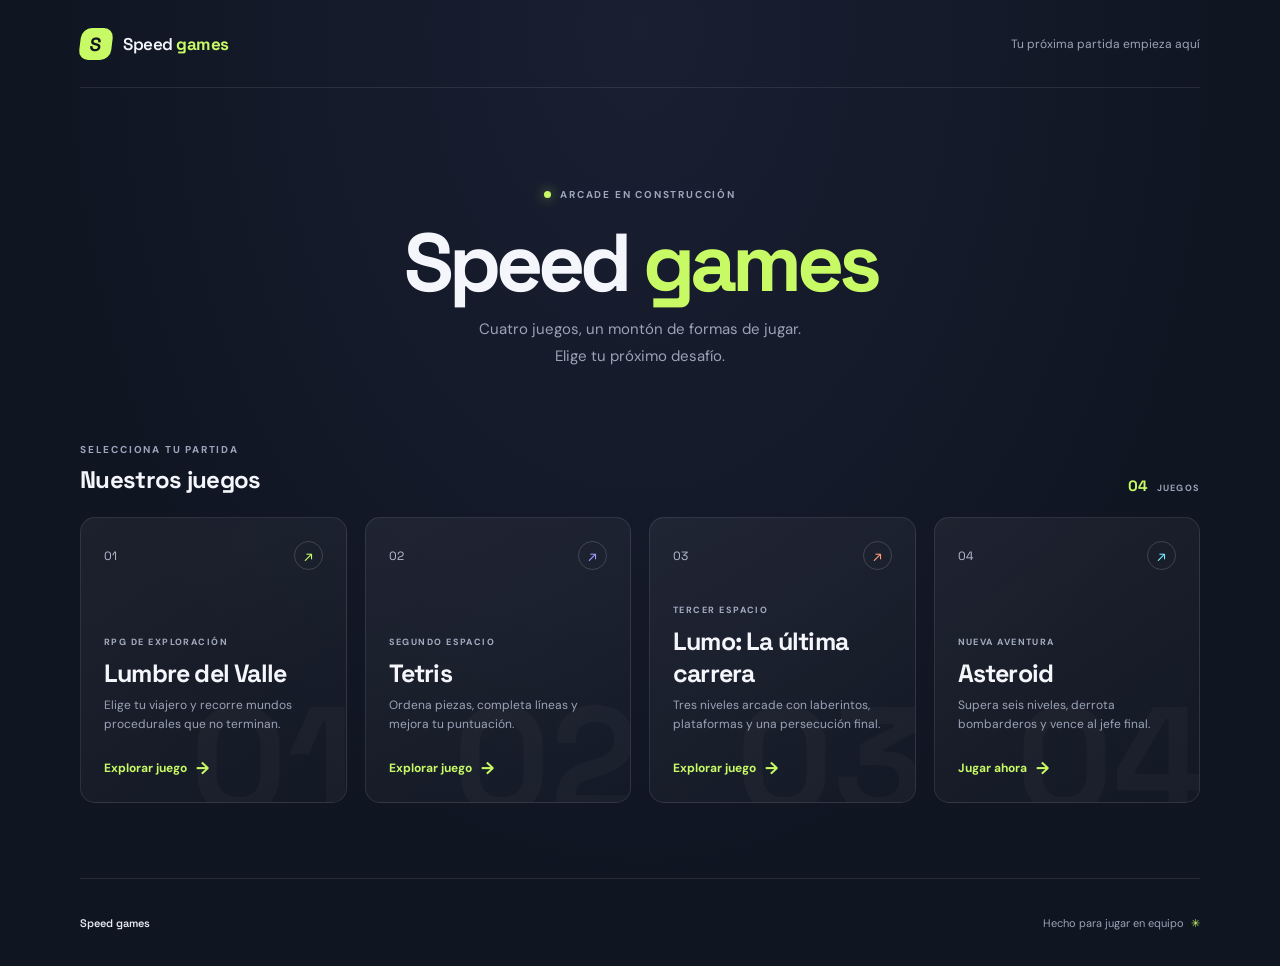
<file: index.html>
<!doctype html>
<html lang="es">
<head>
  <meta charset="utf-8">
  <meta name="viewport" content="width=device-width, initial-scale=1">
  <meta name="theme-color" content="#101522">
  <meta name="description" content="Elige un juego y empieza a jugar en Speed games.">
  <title>Speed games | Inicio</title>
  <link rel="stylesheet" href="styles.css">
</head>
<body>
  <header class="site-header">
    <a class="brand" href="index.html" aria-label="Speed games, inicio">
      <span class="brand-mark" aria-hidden="true">S</span>
      <span>Speed <strong>games</strong></span>
    </a>
    <span class="header-note">Tu próxima partida empieza aquí</span>
  </header>

  <main>
    <section class="hero" aria-labelledby="page-title">
      <p class="eyebrow"><span class="status-dot" aria-hidden="true"></span> ARCADE EN CONSTRUCCIÓN</p>
      <h1 id="page-title">Speed <span>games</span></h1>
      <p class="hero-copy">Cuatro juegos, un montón de formas de jugar.<br>Elige tu próximo desafío.</p>
    </section>

    <section class="games-section" aria-labelledby="games-title">
      <div class="section-heading">
        <div>
          <p class="eyebrow">SELECCIONA TU PARTIDA</p>
          <h2 id="games-title">Nuestros juegos</h2>
        </div>
        <span class="game-count">04 <span>JUEGOS</span></span>
      </div>

      <div class="game-grid">
        <article class="game-card game-card--one">
          <div class="card-topline"><span>01</span><span class="card-icon" aria-hidden="true">↗</span></div>
          <div class="card-content">
            <p class="card-category">RPG DE EXPLORACIÓN</p>
            <h3>Lumbre del Valle</h3>
            <p class="card-description">Elige tu viajero y recorre mundos procedurales que no terminan.</p>
            <a class="play-link" href="juegos/LUMBRE-DEL-VALLE/index.html">Explorar juego <span aria-hidden="true">→</span></a>
          </div>
          <span class="card-decoration" aria-hidden="true">01</span>
        </article>

        <article class="game-card game-card--two">
          <div class="card-topline"><span>02</span><span class="card-icon" aria-hidden="true">↗</span></div>
          <div class="card-content">
            <p class="card-category">SEGUNDO ESPACIO</p>
            <h3>Tetris</h3>
            <p class="card-description">Ordena piezas, completa líneas y mejora tu puntuación.</p>
            <a class="play-link" href="juegos/tetris/index.html">Explorar juego <span aria-hidden="true">→</span></a>
          </div>
          <span class="card-decoration" aria-hidden="true">02</span>
        </article>

        <article class="game-card game-card--three">
          <div class="card-topline"><span>03</span><span class="card-icon" aria-hidden="true">↗</span></div>
          <div class="card-content">
            <p class="card-category">TERCER ESPACIO</p>
            <h3>Lumo: La última carrera</h3>
            <p class="card-description">Tres niveles arcade con laberintos, plataformas y una persecución final.</p>
            <a class="play-link" href="juegos/LUMO/index.html">Explorar juego <span aria-hidden="true">→</span></a>
          </div>
          <span class="card-decoration" aria-hidden="true">03</span>
        </article>

        <article class="game-card game-card--four">
          <div class="card-topline"><span>04</span><span class="card-icon" aria-hidden="true">↗</span></div>
          <div class="card-content">
            <p class="card-category">NUEVA AVENTURA</p>
            <h3>Asteroid</h3>
            <p class="card-description">Supera seis niveles, derrota bombarderos y vence al jefe final.</p>
            <a class="play-link" href="juegos/ASTEROID/index.html">Jugar ahora <span aria-hidden="true">→</span></a>
          </div>
          <span class="card-decoration" aria-hidden="true">04</span>
        </article>
      </div>
    </section>
  </main>

  <footer class="site-footer">
    <span>Speed games</span>
    <span>Hecho para jugar en equipo <span aria-hidden="true">✳</span></span>
  </footer>
</body>
</html>
</file>
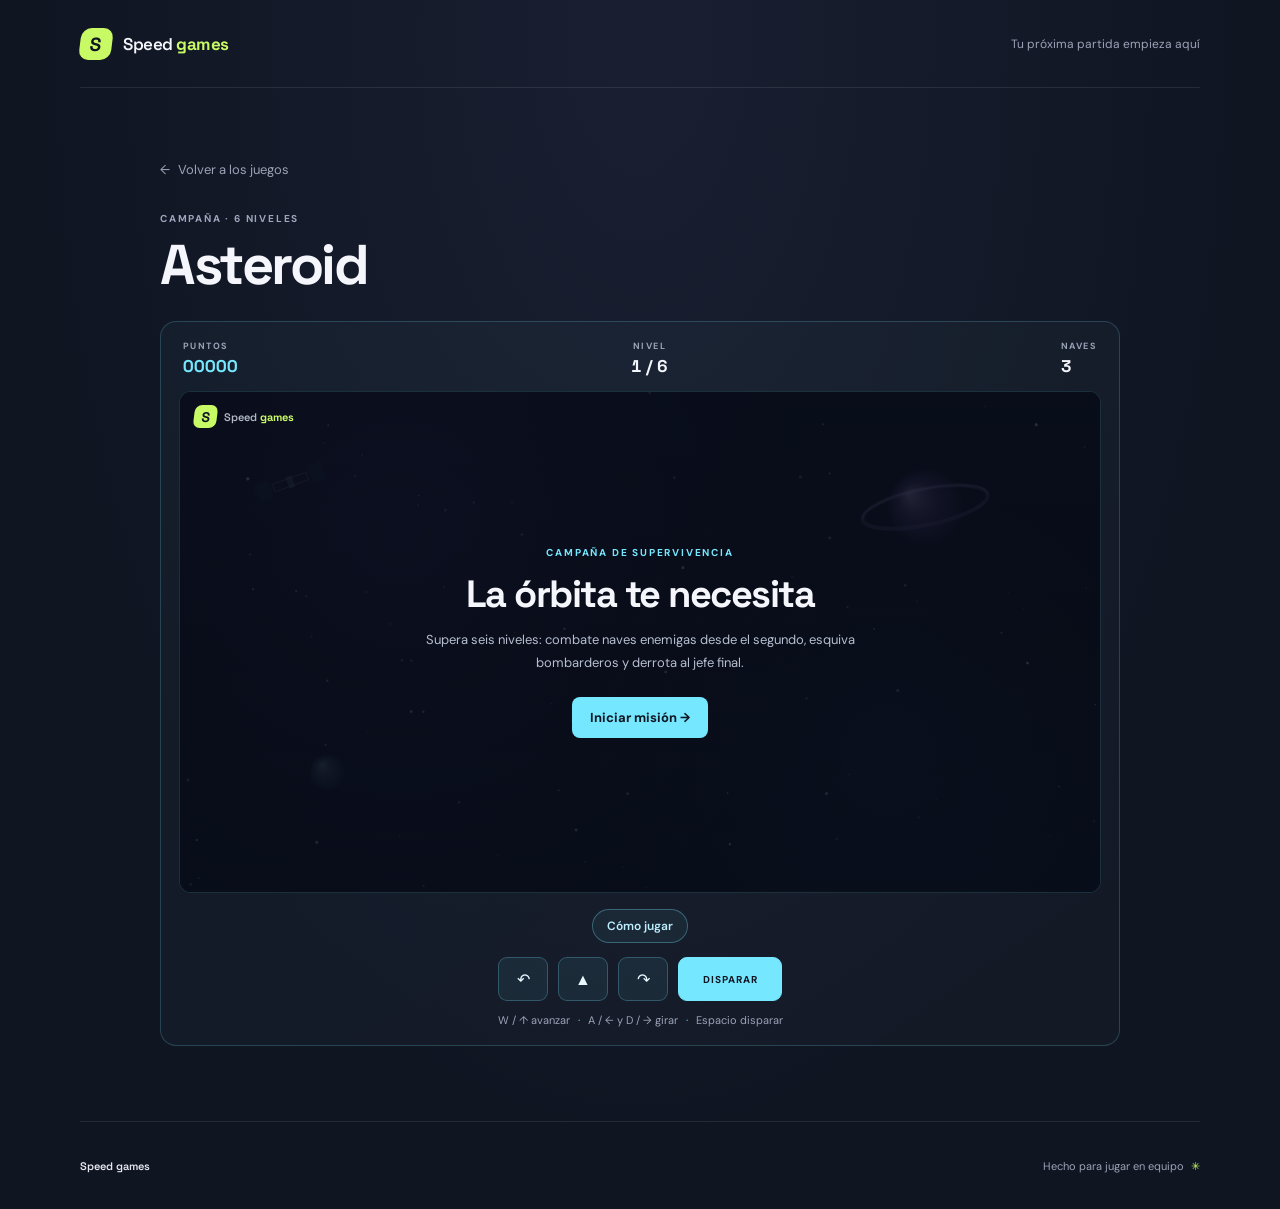
<file: juegos/ASTEROID/index.html>
<!doctype html>
<html lang="es">
<head>
  <meta charset="utf-8">
  <meta name="viewport" content="width=device-width, initial-scale=1">
  <meta name="theme-color" content="#101522">
  <meta name="description" content="Sobrevive seis niveles de Asteroid, derrota a los bombarderos y vence al jefe final.">
  <title>Asteroid | Speed games</title>
  <link rel="stylesheet" href="../../styles.css">
  <link rel="stylesheet" href="game.css">
  <script src="game.js" defer></script>
</head>
<body>
  <header class="site-header">
    <a class="brand" href="../../index.html" aria-label="Speed games, inicio">
      <span class="brand-mark" aria-hidden="true">S</span>
      <span>Speed <strong>games</strong></span>
    </a>
    <span class="header-note">Tu próxima partida empieza aquí</span>
  </header>

  <main class="game-page">
    <a class="back-link" href="../../index.html"><span aria-hidden="true">←</span> Volver a los juegos</a>
    <p class="eyebrow">CAMPAÑA · 6 NIVELES</p>
    <h1>Asteroid</h1>

    <section class="game-stage asteroid-stage" aria-label="Juego Asteroid">
      <div class="game-hud" aria-label="Estado de la partida">
        <div><span>PUNTOS</span><strong id="score-value">00000</strong></div>
        <div><span>NIVEL</span><strong id="level-value">1 / 6</strong></div>
        <div><span>NAVES</span><strong id="lives-value">3</strong></div>
        <div id="weapon-hud" hidden><span>RAYO</span><strong id="weapon-value">8s</strong></div>
      </div>

      <div class="arena-shell">
        <canvas id="game-canvas" tabindex="0" aria-label="Área de juego. Usa W y las flechas para pilotar, A y D para girar y espacio para disparar.">
          Tu navegador no admite el elemento canvas.
        </canvas>
        <span class="screen-reader-only" id="player-health-status" role="progressbar" aria-label="Integridad de la nave" aria-valuemin="0" aria-valuemax="100" aria-valuenow="100">100%</span>
        <div class="game-overlay" id="game-overlay">
          <div class="overlay-content">
            <p class="eyebrow" id="overlay-eyebrow">CAMPAÑA DE SUPERVIVENCIA</p>
            <h2 id="overlay-title">La órbita te necesita</h2>
            <p id="overlay-copy">Supera seis niveles: combate naves enemigas desde el segundo, esquiva bombarderos y derrota al jefe final.</p>
            <button class="arcade-button" id="start-button" type="button">Iniciar misión <span aria-hidden="true">→</span></button>
          </div>
        </div>
        <div class="boss-hud" id="boss-hud" hidden>
          <span id="boss-label">JEFE</span>
          <div class="boss-health-track" role="progressbar" aria-label="Vida del jefe" aria-valuemin="0" aria-valuemax="18" aria-valuenow="18">
            <span id="boss-health-fill"></span>
          </div>
        </div>
        <div class="arena-brand" aria-label="Speed games">
          <span class="brand-mark" aria-hidden="true">S</span>
          <span>Speed <strong>games</strong></span>
        </div>
      </div>

      <div class="game-tools">
        <button class="how-to-play-button" id="how-to-play-button" type="button" aria-expanded="false" aria-controls="game-instructions">Cómo jugar</button>
      </div>
      <section class="instructions-panel" id="game-instructions" aria-labelledby="instructions-title" hidden>
        <h2 id="instructions-title">Controles y objetivo</h2>
        <ul>
          <li><kbd>W</kbd> o <kbd>↑</kbd>: impulsa la nave hacia donde apunta.</li>
          <li><kbd>A</kbd>/<kbd>←</kbd> y <kbd>D</kbd>/<kbd>→</kbd>: gira para apuntar y maniobrar.</li>
          <li><kbd>Espacio</kbd>: dispara; puedes mantenerlo pulsado.</li>
          <li>En móvil, mantén pulsados los botones de girar, avanzar y disparar.</li>
          <li>La barra luminosa dentro de la nave indica su integridad. Al agotarse, pierdes una nave y reapareces con la barra llena.</li>
          <li>Destruye todos los asteroides y las naves enemigas para pasar de nivel. Los bordes de la arena se conectan.</li>
          <li>Las naves enemigas aparecen desde el nivel 2. En los niveles 4 y 5 acompaña al bombardero un grupo de cazas.</li>
          <li>El bombardero lanza bombas explosivas que rebotan en los bordes y estallan cerca de tu nave.</li>
          <li>Al destruir un bombardero aparece un potenciador durante 5 segundos. Recógelo para disparar un rayo durante 8 segundos.</li>
          <li>Mientras tengas el rayo, mantén pulsado disparar para sostener un haz continuo. Los demás disparos rebotan en los bordes de la arena.</li>
          <li>El jefe final envía refuerzos: elimina todas las naves pequeñas para desactivar su escudo y poder dañarlo.</li>
          <li>El nivel 6 es el enfrentamiento final contra el jefe.</li>
        </ul>
      </section>

      <div class="game-controls" aria-label="Controles táctiles">
        <button type="button" data-action="left" aria-label="Girar a la izquierda">↶</button>
        <button type="button" data-action="forward" aria-label="Avanzar">▲</button>
        <button type="button" data-action="right" aria-label="Girar a la derecha">↷</button>
        <button type="button" data-action="shoot" aria-label="Disparar">DISPARAR</button>
      </div>
      <p class="controls-hint">W / ↑ avanzar <span>·</span> A / ← y D / → girar <span>·</span> Espacio disparar</p>
      <p class="screen-reader-only" id="game-announcement" aria-live="polite"></p>
    </section>
  </main>

  <footer class="site-footer">
    <span>Speed games</span>
    <span>Hecho para jugar en equipo <span aria-hidden="true">✳</span></span>
  </footer>
</body>
</html>
</file>
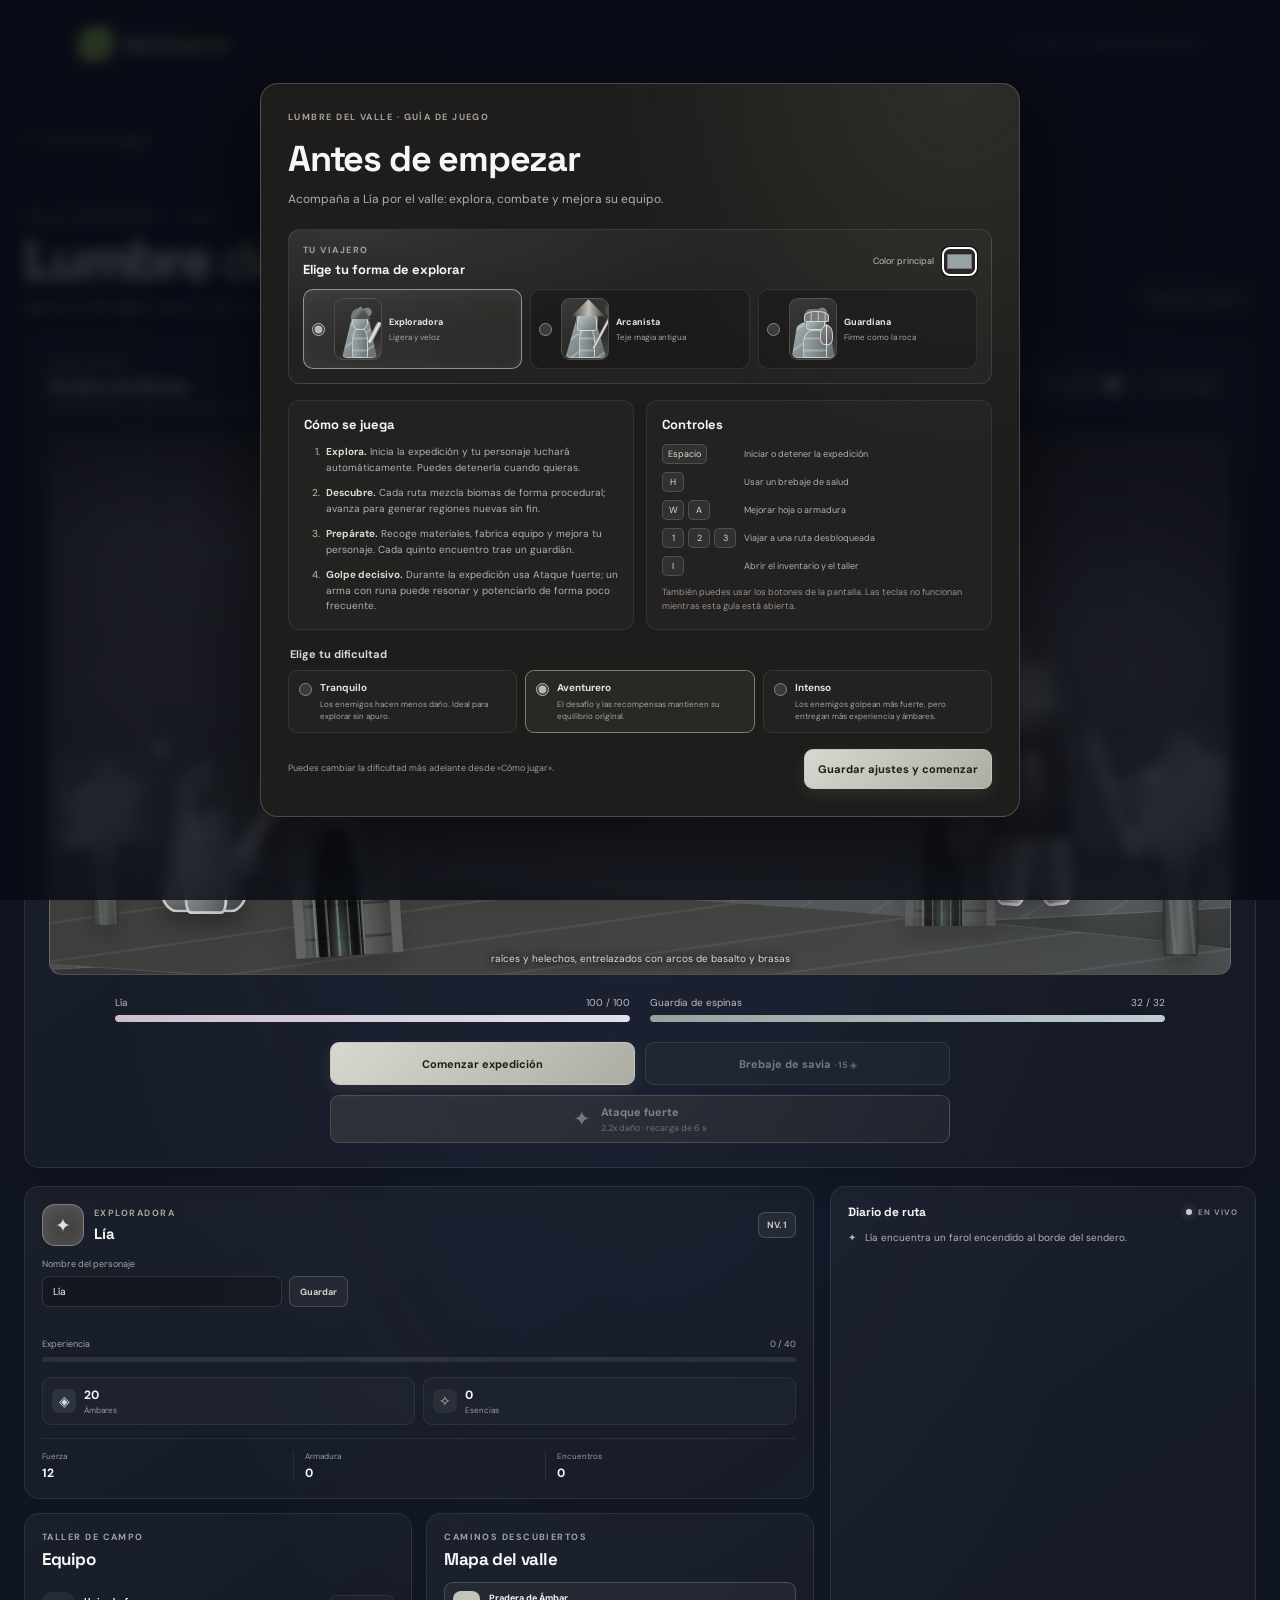
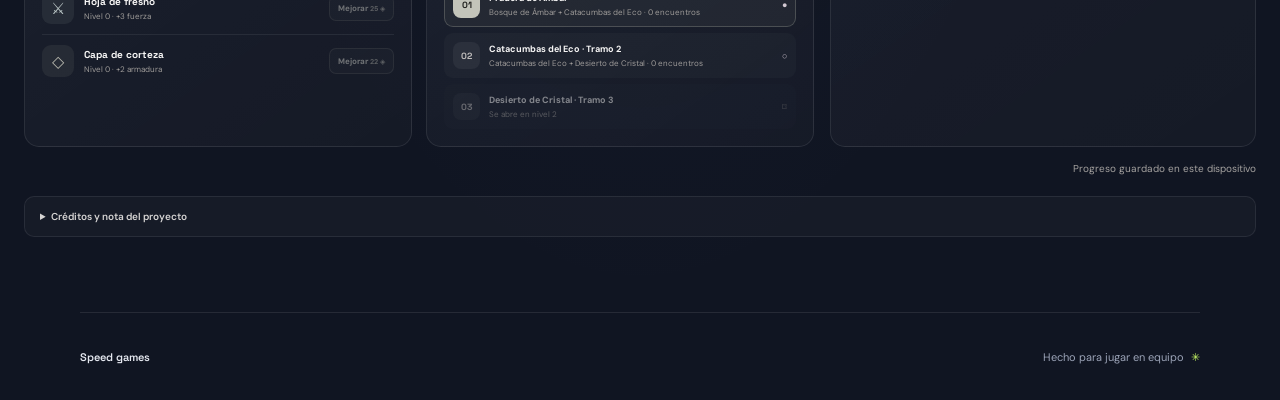
<file: juegos/juego-1/index.html>
<!doctype html>
<html lang="es">
<head>
  <meta charset="utf-8">
  <meta name="viewport" content="width=device-width, initial-scale=1">
  <meta name="theme-color" content="#101522">
  <meta name="description" content="Explora mundos procedurales sin fin y elige tu personaje en Lumbre del Valle, un RPG original de Speed games.">
  <title>Lumbre del Valle | Speed games</title>
  <link rel="stylesheet" href="../../styles.css">
  <link rel="stylesheet" href="game.css">
  <script src="game.js" defer></script>
</head>
<body class="game-theme-blue">
  <header class="site-header">
    <a class="brand" href="../../index.html" aria-label="Speed games, inicio">
      <span class="brand-mark" aria-hidden="true">S</span>
      <span>Speed <strong>games</strong></span>
    </a>
    <span class="header-note">Tu próxima partida empieza aquí</span>
  </header>

  <main class="game-page expedition-page">
    <a class="back-link" href="../../index.html"><span aria-hidden="true">←</span> Volver a los juegos</a>

    <section class="expedition-heading" aria-labelledby="game-title">
      <div>
        <p class="eyebrow">RPG DE EXPLORACIÓN · JUEGO 1</p>
        <h1 id="game-title">Lumbre <span>del Valle</span></h1>
        <p class="expedition-subtitle">Sigue las luciérnagas, mejora tu equipo y descubre qué despierta bajo las raíces.</p>
      </div>
      <div class="heading-actions">
        <button class="quiet-button" id="reset-game" type="button">Reiniciar aventura</button>
      </div>
    </section>

    <div class="game-layout">
      <section class="adventure-panel" aria-label="Expedición">
        <div class="panel-heading">
          <div>
            <p class="panel-kicker">ZONA ACTUAL</p>
            <h2 id="zone-name">Pradera de Ámbar</h2>
            <p class="world-mix" id="world-mix">Bosque de Ámbar · Ruinas antiguas</p>
          </div>
          <div class="game-screen-controls">
            <div class="panel-badges">
              <span class="mode-pill" id="mode-indicator">AVENTURERO</span>
              <span class="enemy-tag" id="enemy-tag">CRIATURA</span>
            </div>
            <div class="screen-actions">
              <button class="quiet-button inventory-open" id="inventory-open" type="button">Inventario <span class="inventory-count" id="inventory-count">0</span></button>
              <button class="quiet-button" id="guide-open" type="button">Cómo jugar</button>
            </div>
          </div>
        </div>

        <div class="landscape-scene" id="landscape-scene" data-biome="forest" data-secondary="dungeon" data-variant="0" aria-label="Escena de aventura">
          <span class="scene-moon" aria-hidden="true"></span>
          <span class="scene-star scene-star--one" aria-hidden="true">✦</span>
          <span class="scene-star scene-star--two" aria-hidden="true">✧</span>
          <div class="scene-ridges" aria-hidden="true">
            <span class="scene-ridge scene-ridge--far"></span>
            <span class="scene-ridge scene-ridge--near"></span>
          </div>
          <span class="scene-hill scene-hill--far" aria-hidden="true"></span>
          <span class="scene-hill scene-hill--near" aria-hidden="true"></span>
          <div class="world-props" id="world-props" aria-hidden="true"></div>

          <div class="duel">
            <div class="traveler" id="traveler" aria-label="Lía, exploradora">
              <span class="traveler-lantern" aria-hidden="true">✦</span>
              <span class="traveler-hood" aria-hidden="true"></span>
              <span class="traveler-cape" aria-hidden="true"></span>
              <span class="traveler-body" aria-hidden="true"></span>
              <img class="traveler-armor" id="armor-design-in-scene" alt="" hidden>
              <span class="traveler-head" aria-hidden="true"></span>
              <span class="traveler-satchel" aria-hidden="true"></span>
              <span class="traveler-weapon" aria-hidden="true"></span>
            </div>
            <span class="duel-spark" aria-hidden="true">✧</span>
            <div class="creature" id="creature" role="img" aria-label="Enemigo">
              <span class="monster-silhouette" aria-hidden="true">
                <span class="monster-aura"></span>
                <span class="monster-crown"></span>
                <span class="monster-arm monster-arm--left"></span>
                <span class="monster-arm monster-arm--right"></span>
                <span class="monster-head"><span class="monster-eyes"></span></span>
                <span class="monster-torso"><span class="monster-mark"></span></span>
                <span class="monster-leg monster-leg--left"></span>
                <span class="monster-leg monster-leg--right"></span>
                <span class="monster-weapon"></span>
                <span class="monster-tail"></span>
              </span>
            </div>
          </div>
          <p class="scene-caption" id="scene-caption">La bruma se abre a tu paso.</p>
        </div>

        <div class="combat-bars">
          <div class="health-row">
            <div class="bar-label"><span id="hero-name">Lía</span><span id="hero-hp-label">100 / 100</span></div>
            <div class="meter"><span class="meter-fill meter-fill--hero" id="hero-health"></span></div>
          </div>
          <div class="health-row">
            <div class="bar-label"><span id="enemy-name">Brote feral</span><span id="enemy-hp-label">28 / 28</span></div>
            <div class="meter"><span class="meter-fill meter-fill--enemy" id="enemy-health"></span></div>
          </div>
        </div>

        <div class="action-row">
          <button class="primary-action" id="expedition-toggle" type="button">Comenzar expedición</button>
          <button class="secondary-action" id="heal-button" type="button">Brebaje de savia <span id="potion-cost">· 15 ◈</span></button>
          <button class="strong-action" id="strong-attack-button" type="button" disabled aria-describedby="strong-attack-hint">
            <span class="strong-action-icon" aria-hidden="true">✦</span>
            <span class="strong-action-copy">
              <strong id="strong-attack-label">Ataque fuerte</strong>
              <small id="strong-attack-hint">2.2x daño · disponible durante el combate</small>
            </span>
          </button>
        </div>

      </section>

      <section class="lower-dashboard" aria-label="Información de la aventura">
        <aside class="side-column" aria-label="Personaje y equipo">
        <section class="character-panel">
          <div class="character-heading">
            <div class="portrait" aria-hidden="true"><span>✦</span></div>
            <div>
              <p class="panel-kicker" id="hero-role">EXPLORADORA</p>
              <h2 id="character-name">Lía</h2>
            </div>
            <span class="level-badge">NV. <span id="hero-level">1</span></span>
          </div>
          <form class="name-editor" id="character-name-form">
            <label for="character-name-input">Nombre del personaje</label>
            <div class="name-editor-row">
              <input id="character-name-input" name="character-name" type="text" maxlength="18" value="Lía" autocomplete="off" required>
              <button class="name-save-button" type="submit">Guardar</button>
            </div>
            <span class="name-status" id="character-name-status" role="status" aria-live="polite"></span>
          </form>
          <div class="xp-heading"><span>Experiencia</span><span id="xp-label">0 / 40</span></div>
          <div class="meter meter--xp"><span class="meter-fill meter-fill--xp" id="xp-meter"></span></div>
          <div class="resource-grid">
            <div class="resource"><span class="resource-icon resource-icon--coin" aria-hidden="true">◈</span><span><strong id="coin-count">20</strong><small>Ámbares</small></span></div>
            <div class="resource"><span class="resource-icon resource-icon--essence" aria-hidden="true">✧</span><span><strong id="essence-count">0</strong><small>Esencias</small></span></div>
          </div>
          <div class="stat-grid">
            <div><span>Fuerza</span><strong id="attack-stat">12</strong></div>
            <div><span>Armadura</span><strong id="armor-stat">0</strong></div>
            <div><span>Encuentros</span><strong id="kill-count">0</strong></div>
          </div>
        </section>

        <section class="equipment-panel" aria-labelledby="equipment-title">
          <div class="panel-section-heading">
            <div><p class="panel-kicker">TALLER DE CAMPO</p><h2 id="equipment-title">Equipo</h2></div>
          </div>
          <article class="upgrade-card">
            <div class="upgrade-icon upgrade-icon--blade" aria-hidden="true">⚔</div>
            <div class="upgrade-copy"><h3>Hoja de fresno</h3><p>Nivel <span id="weapon-level">0</span> · +3 fuerza</p></div>
            <button class="upgrade-button" id="weapon-upgrade" type="button">Mejorar <span id="weapon-cost">25 ◈</span></button>
          </article>
          <article class="upgrade-card">
            <div class="upgrade-icon upgrade-icon--cloak" aria-hidden="true">◇</div>
            <div class="upgrade-copy"><h3>Capa de corteza</h3><p>Nivel <span id="armor-level">0</span> · +2 armadura</p></div>
            <button class="upgrade-button" id="armor-upgrade" type="button">Mejorar <span id="armor-cost">22 ◈</span></button>
          </article>
        </section>

        <section class="route-panel" aria-labelledby="route-title">
          <div class="panel-section-heading">
            <div><p class="panel-kicker">CAMINOS DESCUBIERTOS</p><h2 id="route-title">Mapa del valle</h2></div>
          </div>
          <div class="route-list" id="route-list">
            <button class="route-button" type="button" data-zone="0">
              <span class="route-marker" aria-hidden="true">01</span><span class="route-copy"><strong>Pradera de Ámbar</strong><small>Entre hierbas doradas</small></span><span class="route-state" aria-hidden="true">●</span>
            </button>
            <button class="route-button" type="button" data-zone="1" data-required-level="3">
              <span class="route-marker" aria-hidden="true">02</span><span class="route-copy"><strong>Laguna de Vidrio</strong><small>Se abre en nivel 3</small></span><span class="route-state" aria-hidden="true">⌑</span>
            </button>
            <button class="route-button" type="button" data-zone="2" data-required-level="5">
              <span class="route-marker" aria-hidden="true">03</span><span class="route-copy"><strong>Ruinas Celestes</strong><small>Se abre en nivel 5</small></span><span class="route-state" aria-hidden="true">⌑</span>
            </button>
          </div>
        </section>
        </aside>

        <section class="journal lower-info-panel" aria-labelledby="journal-title">
          <div class="journal-heading">
            <h3 id="journal-title">Diario de ruta</h3>
            <span class="live-indicator"><span aria-hidden="true"></span> EN VIVO</span>
          </div>
          <ol class="journal-list" id="journal-list" aria-live="polite" aria-relevant="additions"></ol>
        </section>
      </section>
    </div>

    <div class="save-status" id="save-status" role="status" aria-live="polite">Progreso guardado en este dispositivo</div>

    <details class="credits-panel">
      <summary>Créditos y nota del proyecto</summary>
      <p><strong>Lumbre del Valle</strong> es una creación original para Speed games. Su código, mundo, personajes, textos e interfaz se han creado para este proyecto. Stone Story RPG se reconoce únicamente como la referencia mencionada por el equipo; este juego no está afiliado a sus creadores ni utiliza sus recursos.</p>
    </details>
  </main>

  <dialog class="guide-dialog" id="guide-dialog" aria-labelledby="guide-title">
    <div class="guide-card">
      <div class="guide-topline">
        <p class="panel-kicker">LUMBRE DEL VALLE · GUÍA DE JUEGO</p>
        <button class="guide-close" id="guide-close" type="button" aria-label="Cerrar guía" hidden>×</button>
      </div>
      <h2 id="guide-title">Antes de empezar</h2>
      <p class="guide-intro" id="guide-intro">Acompaña a Lía por el valle: explora, combate y mejora su equipo.</p>

      <section class="hero-picker" aria-labelledby="hero-picker-title">
        <div class="hero-picker-heading">
          <div>
            <p class="panel-kicker">TU VIAJERO</p>
            <h3 id="hero-picker-title">Elige tu forma de explorar</h3>
          </div>
          <label class="hero-color-picker" for="hero-color-picker">
            Color principal
            <input id="hero-color-picker" type="color" value="#d59663">
          </label>
        </div>
        <div class="hero-options">
          <label class="hero-option">
            <input type="radio" name="hero-style" value="scout" checked>
            <span class="hero-preview hero-preview--scout" aria-hidden="true">
              <span class="preview-cape"></span><span class="preview-body"></span>
              <span class="preview-head"></span><span class="preview-gear"></span>
            </span>
            <span class="hero-option-copy"><strong>Exploradora</strong><small>Ligera y veloz</small></span>
          </label>
          <label class="hero-option">
            <input type="radio" name="hero-style" value="arcanist">
            <span class="hero-preview hero-preview--arcanist" aria-hidden="true">
              <span class="preview-cape"></span><span class="preview-body"></span>
              <span class="preview-head"></span><span class="preview-gear"></span>
            </span>
            <span class="hero-option-copy"><strong>Arcanista</strong><small>Teje magia antigua</small></span>
          </label>
          <label class="hero-option">
            <input type="radio" name="hero-style" value="warden">
            <span class="hero-preview hero-preview--warden" aria-hidden="true">
              <span class="preview-cape"></span><span class="preview-body"></span>
              <span class="preview-head"></span><span class="preview-gear"></span>
            </span>
            <span class="hero-option-copy"><strong>Guardiana</strong><small>Firme como la roca</small></span>
          </label>
        </div>
      </section>

      <div class="guide-grid">
        <section class="guide-section" aria-labelledby="guide-how-title">
          <h3 id="guide-how-title">Cómo se juega</h3>
          <ol class="guide-steps">
            <li><span><strong>Explora.</strong> Inicia la expedición y tu personaje luchará automáticamente. Puedes detenerla cuando quieras.</span></li>
            <li><span><strong>Descubre.</strong> Cada ruta mezcla biomas de forma procedural; avanza para generar regiones nuevas sin fin.</span></li>
            <li><span><strong>Prepárate.</strong> Recoge materiales, fabrica equipo y mejora tu personaje. Cada quinto encuentro trae un guardián.</span></li>
            <li><span><strong>Golpe decisivo.</strong> Durante la expedición usa Ataque fuerte; un arma con runa puede resonar y potenciarlo de forma poco frecuente.</span></li>
          </ol>
        </section>
        <section class="guide-section" aria-labelledby="guide-controls-title">
          <h3 id="guide-controls-title">Controles</h3>
          <dl class="control-list">
            <div><dt><kbd>Espacio</kbd></dt><dd>Iniciar o detener la expedición</dd></div>
            <div><dt><kbd>H</kbd></dt><dd>Usar un brebaje de salud</dd></div>
            <div><dt><kbd>W</kbd> <kbd>A</kbd></dt><dd>Mejorar hoja o armadura</dd></div>
            <div><dt><kbd>1</kbd> <kbd>2</kbd> <kbd>3</kbd></dt><dd>Viajar a una ruta desbloqueada</dd></div>
            <div><dt><kbd>I</kbd></dt><dd>Abrir el inventario y el taller</dd></div>
          </dl>
          <p class="guide-hint">También puedes usar los botones de la pantalla. Las teclas no funcionan mientras esta guía está abierta.</p>
        </section>
      </div>

      <fieldset class="difficulty-options">
        <legend>Elige tu dificultad</legend>
        <label class="difficulty-card">
          <input type="radio" name="difficulty" value="calm">
          <span class="difficulty-copy"><strong>Tranquilo</strong><small>Los enemigos hacen menos daño. Ideal para explorar sin apuro.</small></span>
        </label>
        <label class="difficulty-card">
          <input type="radio" name="difficulty" value="standard" checked>
          <span class="difficulty-copy"><strong>Aventurero</strong><small>El desafío y las recompensas mantienen su equilibrio original.</small></span>
        </label>
        <label class="difficulty-card">
          <input type="radio" name="difficulty" value="challenge">
          <span class="difficulty-copy"><strong>Intenso</strong><small>Los enemigos golpean más fuerte, pero entregan más experiencia y ámbares.</small></span>
        </label>
      </fieldset>

      <div class="guide-actions">
        <p id="guide-footnote">Puedes cambiar la dificultad más adelante desde «Cómo jugar».</p>
        <button class="primary-action" id="guide-continue" type="button">Guardar ajustes y comenzar</button>
      </div>
    </div>
  </dialog>

  <dialog class="inventory-dialog" id="inventory-dialog" aria-labelledby="inventory-title">
    <div class="inventory-shell">
      <div class="inventory-header">
        <div>
          <p class="panel-kicker">MOCHILA Y TALLER</p>
          <h2 id="inventory-title">Inventario de <span id="inventory-character-name">Lía</span></h2>
          <p>Los objetos se guardan automáticamente. Abrir el inventario pausa la expedición.</p>
        </div>
        <button class="guide-close" id="inventory-close" type="button" aria-label="Cerrar inventario">×</button>
      </div>

      <section class="inventory-materials" aria-labelledby="materials-title">
        <div class="inventory-section-heading">
          <div><p class="panel-kicker">RECURSOS RECOGIDOS</p><h3 id="materials-title">Materiales</h3></div>
          <span class="inventory-hint">Caen al derrotar criaturas</span>
        </div>
        <div class="material-grid">
          <div class="material-card"><span class="material-icon material-icon--branch" aria-hidden="true">♧</span><span><strong>Ramas</strong><small>Para mangos y protecciones</small></span><b id="branch-count">0</b></div>
          <div class="material-card"><span class="material-icon material-icon--stone" aria-hidden="true">⬟</span><span><strong>Rocas</strong><small>Para filos y refuerzos</small></span><b id="stone-count">0</b></div>
          <div class="material-card"><span class="material-icon material-icon--metal" aria-hidden="true">◈</span><span><strong>Metal</strong><small>Para equipo de forja</small></span><b id="metal-count">0</b></div>
          <div class="material-card"><span class="material-icon material-icon--rune" aria-hidden="true">✧</span><span><strong>Runas</strong><small>Muy raras; potencian equipo</small></span><b id="rune-count">0</b></div>
        </div>
      </section>

      <section class="inventory-crafting" aria-labelledby="crafting-title">
        <div class="inventory-section-heading">
          <div><p class="panel-kicker">RECETAS</p><h3 id="crafting-title">Forjar equipo</h3></div>
        </div>
        <div class="recipe-grid" id="recipe-list"></div>
      </section>

      <section class="inventory-gear" aria-labelledby="gear-title">
        <div class="inventory-section-heading">
          <div><p class="panel-kicker">EQUIPO CREADO</p><h3 id="gear-title">Tu equipo</h3></div>
        </div>
        <div class="gear-inventory-grid">
          <section class="gear-list-panel" aria-labelledby="weapons-title">
            <h4 id="weapons-title">Armas</h4>
            <div class="inventory-items" id="weapon-items"></div>
            <button class="rune-button" id="rune-weapon" type="button">Engarzar runa en el arma equipada</button>
          </section>
          <section class="gear-list-panel" aria-labelledby="armors-title">
            <h4 id="armors-title">Armaduras</h4>
            <div class="inventory-items" id="armor-items"></div>
            <button class="rune-button" id="rune-armor" type="button">Engarzar runa en la armadura equipada</button>
          </section>
        </div>
      </section>

      <section class="design-panel" aria-labelledby="design-title">
        <div class="inventory-section-heading">
          <div><p class="panel-kicker">DISEÑO PERSONAL</p><h3 id="design-title">Dibuja tu armadura</h3></div>
        </div>
        <p class="design-description">Arrastra el ratón o el dedo sobre la silueta para dibujar. Elige color y grosor, usa el borrador si lo necesitas y guarda para ver el diseño en la exploradora.</p>
        <div class="design-tools">
          <label class="color-tool">Color <input id="design-color" type="color" value="#f6d58d"></label>
          <label class="size-tool">Pincel <input id="design-size" type="range" min="2" max="22" value="8"><span id="design-size-label">8</span></label>
          <button class="design-tool-button" id="design-eraser" type="button" aria-pressed="false">Borrador</button>
          <button class="design-tool-button" id="design-clear" type="button">Limpiar</button>
        </div>
        <div class="design-canvas-wrap">
          <canvas id="armor-design-canvas" width="320" height="200" aria-label="Lienzo para dibujar el diseño de la armadura"></canvas>
        </div>
        <div class="design-footer">
          <span id="design-status" role="status" aria-live="polite">Tu diseño aparecerá sobre la armadura equipada.</span>
          <button class="primary-action" id="design-save" type="button">Guardar diseño</button>
        </div>
      </section>
    </div>
  </dialog>

  <footer class="site-footer">
    <span>Speed games</span>
    <span>Hecho para jugar en equipo <span aria-hidden="true">✳</span></span>
  </footer>
</body>
</html>
</file>
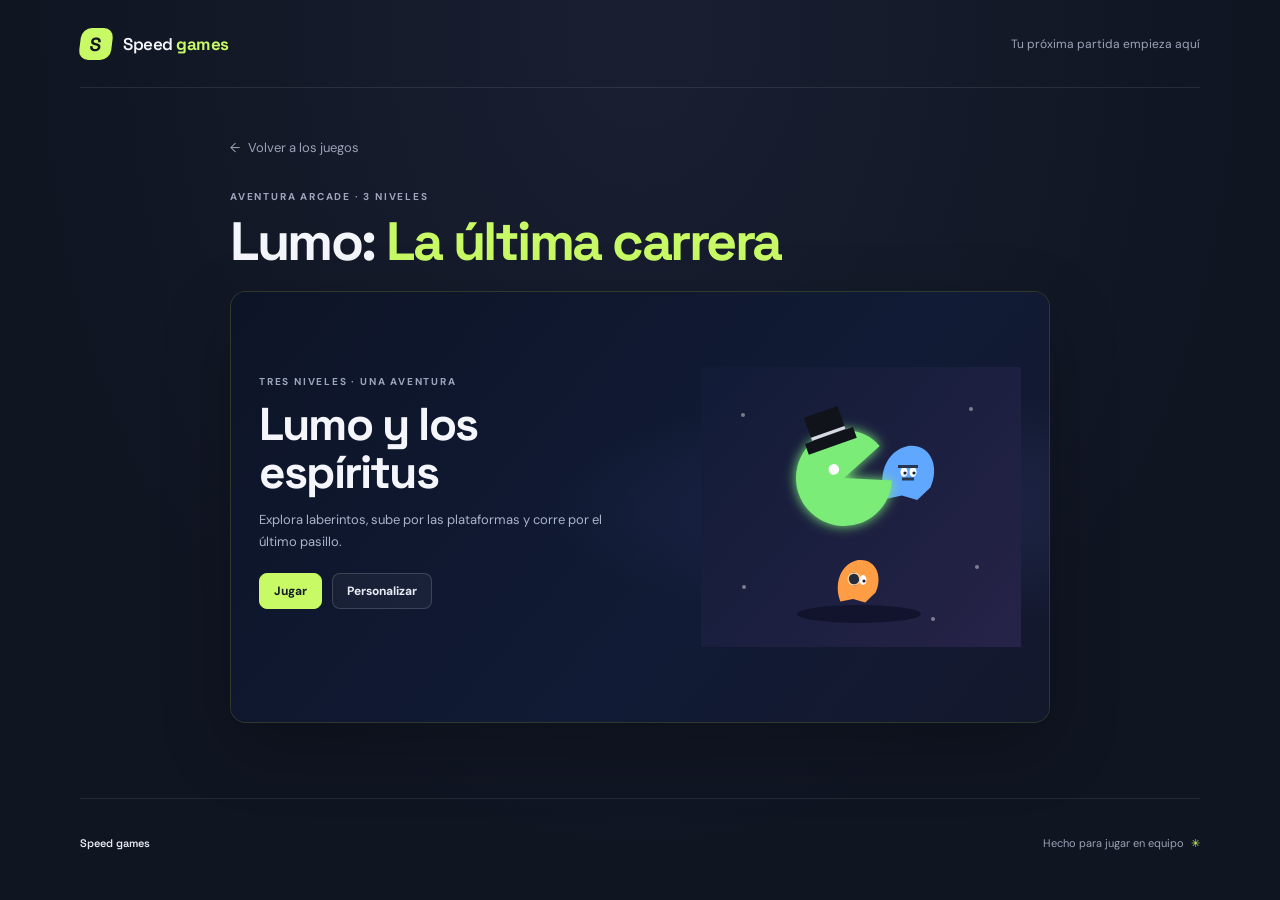
<file: juegos/juego-3/index.html>
<!doctype html>
<html lang="es">
<head>
  <meta charset="utf-8">
  <meta name="viewport" content="width=device-width, initial-scale=1">
  <meta name="theme-color" content="#101522">
  <meta name="description" content="Explora laberintos, sube por plataformas y escapa del titán en Lumo: La última carrera.">
  <title>Lumo: La última carrera | Speed games</title>
  <link rel="stylesheet" href="../../styles.css">
  <link rel="stylesheet" href="game.css">
  <script src="game.js" defer></script>
</head>
<body>
  <header class="site-header">
    <a class="brand" href="../../index.html" aria-label="Speed games, inicio">
      <span class="brand-mark" aria-hidden="true">S</span>
      <span>Speed <strong>games</strong></span>
    </a>
    <span class="header-note">Tu próxima partida empieza aquí</span>
  </header>
  <main class="game-page">
    <a class="back-link" href="../../index.html"><span aria-hidden="true">←</span> Volver a los juegos</a>
    <p class="eyebrow">AVENTURA ARCADE · 3 NIVELES</p>
    <h1>Lumo: <span>La última carrera</span></h1>
    <section class="arcade" aria-label="Juego Lumo: La última carrera">
      <section id="title-screen" class="title-screen" aria-labelledby="title-screen-heading">
        <div id="title-menu" class="title-menu">
          <div class="title-copy">
            <p class="eyebrow">TRES NIVELES · UNA AVENTURA</p>
            <h2 id="title-screen-heading">Lumo y los espíritus</h2>
            <p>Explora laberintos, sube por las plataformas y corre por el último pasillo.</p>
            <div class="menu-actions">
              <button id="menu-play" class="game-button game-button--primary" type="button">Jugar</button>
              <button id="menu-continue" class="game-button" type="button" hidden>Continuar</button>
              <button id="menu-customize" class="game-button" type="button">Personalizar</button>
            </div>
            <p id="progress-message" class="progress-message" aria-live="polite"></p>
          </div>
          <canvas id="title-art" width="320" height="280" role="img" aria-label="Lumo inclinado se come a un espíritu azul; el espíritu naranja lo acompaña abajo."></canvas>
        </div>
        <div id="customize-panel" class="customize-panel" hidden>
          <div>
            <p class="eyebrow">TU PERSONAJE</p>
            <h2>Personaliza a Lumo</h2>
          </div>
          <div class="color-options" role="group" aria-label="Color de Lumo">
            <button type="button" data-lumo-color="#7bec78" aria-pressed="true"><span class="color-swatch swatch-green"></span>Verde original</button>
            <button type="button" data-lumo-color="#ef5548" aria-pressed="false"><span class="color-swatch swatch-tomato"></span>Rojo tomate</button>
            <button type="button" data-lumo-color="#32c9c4" aria-pressed="false"><span class="color-swatch swatch-turquoise"></span>Azul turquesa</button>
            <button type="button" data-lumo-color="#e34ec2" aria-pressed="false"><span class="color-swatch swatch-fuchsia"></span>Fucsia</button>
          </div>
          <label class="hat-option"><input id="hat-toggle" type="checkbox" checked> Sombrero negro</label>
          <button id="customize-back" class="game-button" type="button">Volver al título</button>
        </div>
      </section>

      <div id="game-content" class="game-content" hidden>
        <div class="game-hud" aria-label="Estado de la partida">
          <div><span class="hud-label">NIVEL</span><strong id="level-value">1 / 3</strong></div>
          <div><span class="hud-label">PUNTOS</span><strong id="score-value">00000</strong></div>
          <div><span class="hud-label">VIDAS</span><strong id="lives-value">♥ ♥ ♥ ♥</strong></div>
          <div class="power-readout"><span class="hud-label">DEFENSA</span><strong id="power-value">LISTO</strong></div>
        </div>
        <div class="canvas-wrap">
          <canvas id="game-canvas" width="672" height="544" aria-label="Tablero del juego. Pulsa una flecha o WASD para comenzar y moverte.">
            Tu navegador no admite el lienzo necesario para jugar.
          </canvas>
          <div id="runner-failure" class="runner-failure" hidden>
            <div class="titan-face" role="img" aria-label="Cara enfadada del titán"></div>
            <h2>GAME OVER</h2>
            <p>El titán te alcanzó. Tómate un respiro e inténtalo otra vez.</p>
            <div class="menu-actions">
              <button id="retry-run" class="game-button game-button--primary" type="button">Reintentar nivel 3</button>
              <button id="failure-title" class="game-button" type="button">Volver al título</button>
            </div>
          </div>
        </div>
        <div class="game-toolbar">
          <p id="game-message" aria-live="polite">Pulsa una flecha o WASD para empezar en esa dirección.</p>
          <div class="toolbar-buttons">
            <button id="start-button" class="game-button" type="button">Volver al título</button>
            <button id="pause-button" class="game-button" type="button" disabled>Pausar</button>
          </div>
        </div>
        <div class="game-help">
          <p><strong>Mover:</strong> flechas o WASD <span aria-hidden="true">·</span> <strong>Saltar:</strong> ↑, W o espacio <span aria-hidden="true">·</span> <strong>Pausa:</strong> Esc</p>
          <p>Tienes cuatro vidas. Tras tres pérdidas seguidas recibes un escudo de 30 segundos. Los espíritus salen de la caja central tras 2 segundos; usa los túneles laterales. En móvil, toca una dirección.</p>
        </div>
        <div class="touch-controls" aria-label="Controles táctiles">
          <button type="button" data-dir="up" aria-label="Arriba o saltar">↑</button>
          <div>
            <button type="button" data-dir="left" aria-label="Izquierda">←</button>
            <button type="button" data-dir="down" aria-label="Abajo">↓</button>
            <button type="button" data-dir="right" aria-label="Derecha">→</button>
          </div>
        </div>
      </div>
      <section id="ending-screen" class="ending-screen" aria-labelledby="ending-heading" hidden>
        <p class="eyebrow">¡AVENTURA COMPLETADA!</p>
        <h2 id="ending-heading">Lumo y Luma</h2>
        <canvas id="ending-art" width="672" height="420" role="img" aria-label="Lumo y Luma celebran juntos en un campo verde con árboles y cielo azul despejado."></canvas>
        <button id="ending-title" class="game-button game-button--primary" type="button">Volver al título</button>
      </section>
    </section>
  </main>
  <footer class="site-footer">
    <span>Speed games</span>
    <span>Hecho para jugar en equipo <span aria-hidden="true">✳</span></span>
  </footer>
</body>
</html>
</file>
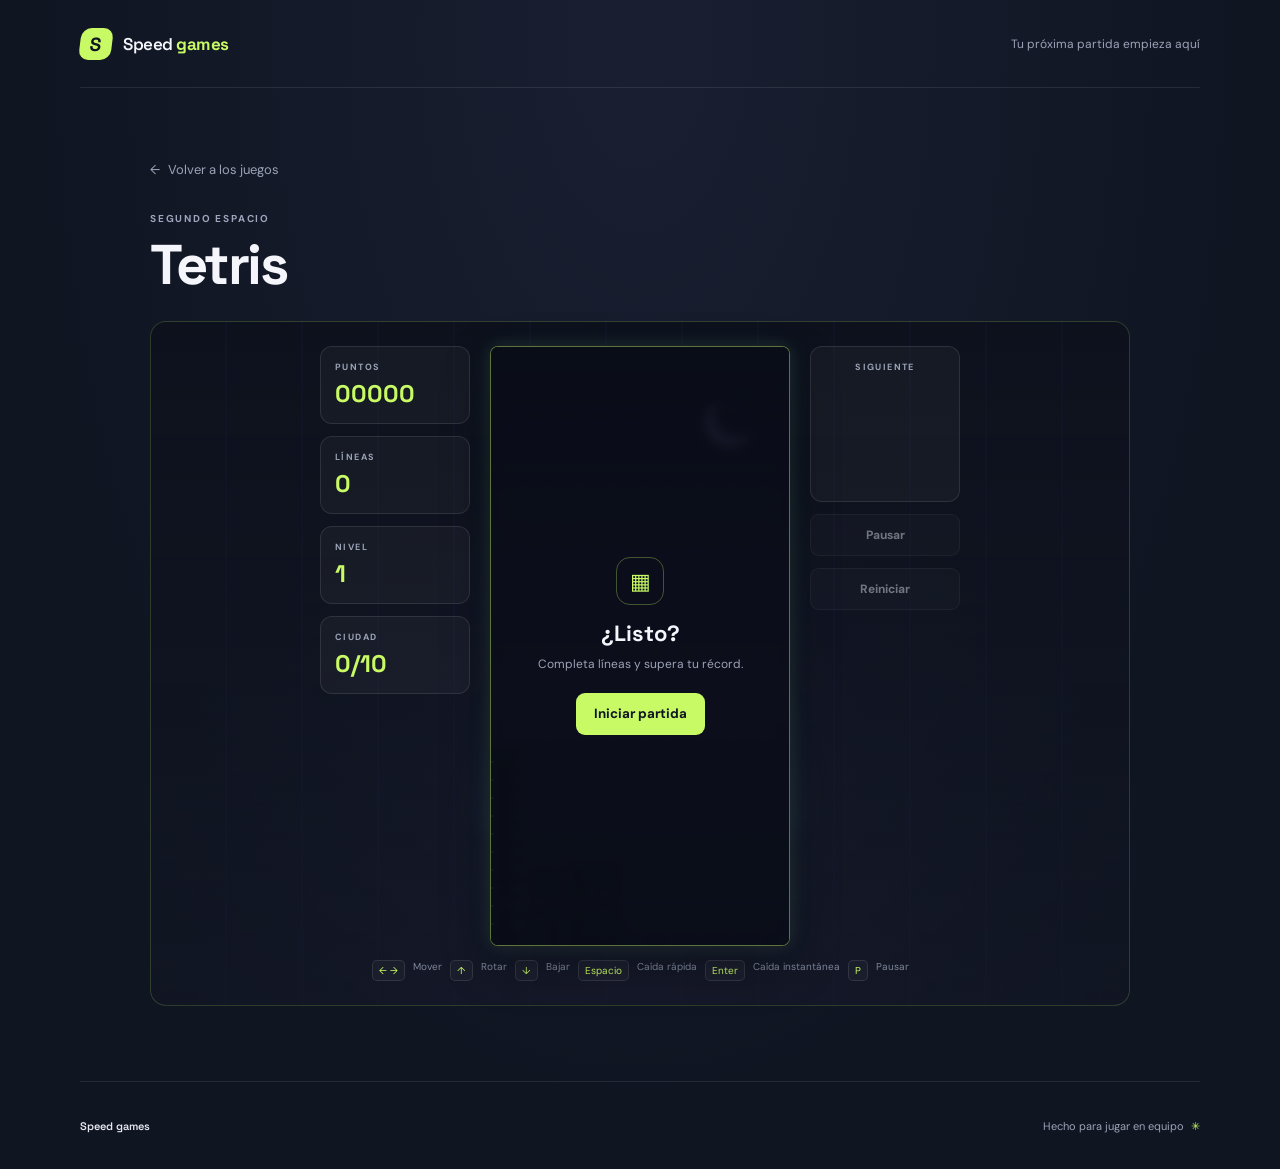
<file: juegos/tetris/index.html>
<!doctype html>
<html lang="es">
<head>
  <meta charset="utf-8">
  <meta name="viewport" content="width=device-width, initial-scale=1">
  <meta name="theme-color" content="#101522">
  <title>Tetris | Speed games</title>
  <link rel="stylesheet" href="../../styles.css">
  <link rel="stylesheet" href="tetris.css">
  <script src="tetris.js" defer></script>
</head>
<body>
  <header class="site-header">
    <a class="brand" href="../../index.html" aria-label="Speed games, inicio">
      <span class="brand-mark" aria-hidden="true">S</span>
      <span>Speed <strong>games</strong></span>
    </a>
    <span class="header-note">Tu próxima partida empieza aquí</span>
  </header>
  <main class="game-page">
    <a class="back-link" href="../../index.html"><span aria-hidden="true">←</span> Volver a los juegos</a>
    <p class="eyebrow">SEGUNDO ESPACIO</p>
    <h1>Tetris</h1>
    <section class="game-stage tetris-shell" aria-label="Juego de Tetris">
      <div class="tetris-layout">
        <aside class="game-panel game-panel--left" aria-label="Estadisticas">
          <div class="stat-card">
            <span>PUNTOS</span>
            <strong id="score">00000</strong>
          </div>
          <div class="stat-card">
            <span>LÍNEAS</span>
            <strong id="lines">0</strong>
          </div>
          <div class="stat-card">
            <span>NIVEL</span>
            <strong id="level">1</strong>
          </div>
          <div class="stat-card">
            <span>CIUDAD</span>
            <strong id="city-progress">0/10</strong>
          </div>
        </aside>

        <div class="board-wrap">
          <canvas id="tetris-board" width="300" height="600" aria-label="Tablero de Tetris"></canvas>
          <div id="game-overlay" class="game-overlay">
            <div class="overlay-card">
              <span class="overlay-symbol" aria-hidden="true">▦</span>
              <h2 id="overlay-title">¿Listo?</h2>
              <p id="overlay-copy">Completa líneas y supera tu récord.</p>
              <button id="start-button" class="primary-button" type="button">Iniciar partida</button>
              <div id="countdown" class="countdown" aria-live="assertive" hidden>
                <span id="countdown-number">3</span>
              </div>
            </div>
          </div>
        </div>

        <aside class="game-panel game-panel--right" aria-label="Siguiente pieza y acciones">
          <div class="next-card">
            <span>SIGUIENTE</span>
            <canvas id="next-piece" width="120" height="120" aria-label="Siguiente pieza"></canvas>
          </div>
          <button id="pause-button" class="secondary-button" type="button" disabled>Pausar</button>
          <button id="restart-button" class="secondary-button" type="button" disabled>Reiniciar</button>
        </aside>
      </div>

      <div class="touch-controls" aria-label="Controles táctiles">
        <button type="button" data-action="left" aria-label="Mover a la izquierda">←</button>
        <button type="button" data-action="down" aria-label="Mover hacia abajo">↓</button>
        <button type="button" data-action="right" aria-label="Mover a la derecha">→</button>
        <button type="button" data-action="rotate" aria-label="Rotar pieza">↻</button>
        <button type="button" data-action="drop" aria-label="Caída rápida">⤓</button>
      </div>

      <p class="keyboard-help">
        <span>← →</span> Mover
        <span>↑</span> Rotar
        <span>↓</span> Bajar
        <span>Espacio</span> Caída rápida
        <span>Enter</span> Caída instantánea
        <span>P</span> Pausar
      </p>
    </section>
  </main>
  <footer class="site-footer">
    <span>Speed games</span>
    <span>Hecho para jugar en equipo <span aria-hidden="true">✳</span></span>
  </footer>
</body>
</html>
</file>
<file: styles.css>
@import url("https://fonts.googleapis.com/css2?family=DM+Sans:wght@400;500;600;700&family=Space+Grotesk:wght@400;500;600;700&display=swap");

:root {
  color-scheme: dark;
  font-family: "DM Sans", sans-serif;
  color: #f5f6fb;
  background: #101522;
  font-synthesis: none;
  text-rendering: optimizeLegibility;
  --muted: #9ba3b7;
  --lime: #c8fa65;
}

* {
  box-sizing: border-box;
}

body {
  min-width: 320px;
  min-height: 100vh;
  margin: 0;
  background:
    radial-gradient(ellipse at 50% 3%, rgba(86, 102, 153, 0.13), transparent 38rem),
    #101522;
}

a {
  color: inherit;
}

.site-header,
.site-footer {
  display: flex;
  align-items: center;
  justify-content: space-between;
  width: min(1120px, calc(100% - 64px));
  margin-inline: auto;
}

.site-header {
  height: 88px;
  border-bottom: 1px solid rgba(255, 255, 255, 0.09);
}

.brand {
  display: inline-flex;
  align-items: center;
  gap: 11px;
  font-family: "Space Grotesk", sans-serif;
  font-size: 17px;
  font-weight: 600;
  text-decoration: none;
  letter-spacing: -0.5px;
}

.brand strong {
  color: var(--lime);
}

.brand-mark {
  display: grid;
  width: 32px;
  height: 32px;
  place-items: center;
  border-radius: 10px;
  color: #101522;
  background: var(--lime);
  font-size: 19px;
  font-weight: 700;
  transform: skew(-7deg);
}

.header-note {
  color: var(--muted);
  font-size: 12px;
}

.hero {
  padding: 94px 24px 73px;
  text-align: center;
}

.eyebrow {
  margin: 0;
  color: #9da6bd;
  font-size: 10px;
  font-weight: 700;
  letter-spacing: 1.8px;
}

.hero .eyebrow {
  display: inline-flex;
  align-items: center;
  gap: 9px;
}

.status-dot {
  width: 7px;
  height: 7px;
  border-radius: 50%;
  background: var(--lime);
  box-shadow: 0 0 12px rgba(200, 250, 101, 0.6);
}

h1,
h2,
h3,
p {
  margin-top: 0;
}

h1,
h2,
h3 {
  font-family: "Space Grotesk", sans-serif;
}

h1 {
  margin: 19px 0 12px;
  font-size: clamp(52px, 8vw, 82px);
  line-height: 1;
  letter-spacing: -5px;
}

h1 span {
  color: var(--lime);
}

.hero-copy {
  margin: 0;
  color: var(--muted);
  font-size: 15px;
  line-height: 1.8;
}

.games-section {
  width: min(1120px, calc(100% - 64px));
  margin: 0 auto;
}

.section-heading {
  display: flex;
  align-items: end;
  justify-content: space-between;
  margin-bottom: 22px;
}

.section-heading h2 {
  margin: 8px 0 0;
  font-size: 24px;
  letter-spacing: -0.7px;
}

.game-count {
  color: var(--lime);
  font-family: "Space Grotesk", sans-serif;
  font-size: 15px;
  font-weight: 700;
}

.game-count span {
  margin-left: 5px;
  color: var(--muted);
  font-family: "DM Sans", sans-serif;
  font-size: 9px;
  letter-spacing: 1.2px;
}

.game-grid {
  display: grid;
  grid-template-columns: repeat(auto-fit, minmax(240px, 1fr));
  gap: 18px;
}

.game-card {
  position: relative;
  display: flex;
  min-height: 286px;
  flex-direction: column;
  justify-content: space-between;
  overflow: hidden;
  padding: 23px;
  border: 1px solid rgba(255, 255, 255, 0.1);
  border-radius: 15px;
  background: linear-gradient(145deg, rgba(255, 255, 255, 0.055), rgba(255, 255, 255, 0.015));
  transition: border-color 180ms ease, transform 180ms ease, background 180ms ease;
}

.game-card:hover {
  transform: translateY(-4px);
  border-color: rgba(200, 250, 101, 0.46);
  background: linear-gradient(145deg, rgba(200, 250, 101, 0.08), rgba(255, 255, 255, 0.018));
}

.card-topline {
  display: flex;
  align-items: center;
  justify-content: space-between;
  color: #b6bed0;
  font-family: "Space Grotesk", sans-serif;
  font-size: 12px;
}

.card-icon {
  display: grid;
  width: 29px;
  height: 29px;
  place-items: center;
  border: 1px solid rgba(255, 255, 255, 0.16);
  border-radius: 50%;
  color: var(--lime);
  font-size: 15px;
}

.card-content {
  position: relative;
  z-index: 1;
}

.card-category {
  margin-bottom: 9px;
  color: #a4adc1;
  font-size: 9px;
  font-weight: 700;
  letter-spacing: 1.45px;
}

.game-card h3 {
  margin-bottom: 7px;
  font-size: 25px;
  letter-spacing: -0.8px;
}

.card-description {
  margin-bottom: 22px;
  color: var(--muted);
  font-size: 12px;
  line-height: 1.6;
}

.play-link {
  display: inline-flex;
  align-items: center;
  gap: 9px;
  color: var(--lime);
  font-size: 12px;
  font-weight: 700;
  text-decoration: none;
}

.play-link span {
  font-size: 17px;
  transition: transform 180ms ease;
}

.play-link:hover span {
  transform: translateX(4px);
}

.play-link:focus-visible,
.brand:focus-visible,
.back-link:focus-visible {
  outline: 2px solid var(--lime);
  outline-offset: 4px;
  border-radius: 3px;
}

.card-decoration {
  position: absolute;
  right: -9px;
  bottom: -33px;
  color: rgba(255, 255, 255, 0.027);
  font-family: "Space Grotesk", sans-serif;
  font-size: 150px;
  font-weight: 700;
  line-height: 1;
  pointer-events: none;
}

.game-card--two .card-icon {
  color: #9f9aff;
}

.game-card--three .card-icon {
  color: #ff9a76;
}

.game-card--four .card-icon {
  color: #75e8ff;
}

.site-footer {
  min-height: 88px;
  margin-top: 75px;
  border-top: 1px solid rgba(255, 255, 255, 0.09);
  color: var(--muted);
  font-size: 11px;
}

.site-footer > span:first-child {
  color: #e5e8f0;
  font-family: "Space Grotesk", sans-serif;
  font-weight: 600;
}

.site-footer > span:last-child span {
  margin-left: 4px;
  color: var(--lime);
}

.game-page {
  width: min(960px, calc(100% - 48px));
  margin: 70px auto 0;
}

.back-link {
  display: inline-flex;
  align-items: center;
  gap: 8px;
  margin-bottom: 34px;
  color: var(--muted);
  font-size: 13px;
  text-decoration: none;
}

.back-link:hover {
  color: var(--lime);
}

.game-page h1 {
  margin: 12px 0 28px;
  font-size: clamp(38px, 6vw, 56px);
  letter-spacing: -2.5px;
}

.game-stage {
  display: grid;
  min-height: 390px;
  padding: 32px;
  place-items: center;
  border: 1px dashed rgba(200, 250, 101, 0.35);
  border-radius: 16px;
  background:
    radial-gradient(ellipse at center, rgba(200, 250, 101, 0.055), transparent 55%),
    rgba(255, 255, 255, 0.025);
  text-align: center;
}

.stage-message {
  max-width: 410px;
}

.stage-symbol {
  display: grid;
  width: 54px;
  height: 54px;
  margin: 0 auto 18px;
  place-items: center;
  border: 1px solid rgba(200, 250, 101, 0.32);
  border-radius: 16px;
  color: var(--lime);
  font-size: 24px;
}

.stage-message h2 {
  margin-bottom: 8px;
  font-size: 20px;
}

.stage-message p {
  margin-bottom: 0;
  color: var(--muted);
  font-size: 13px;
  line-height: 1.7;
}

@media (max-width: 760px) {
  .game-grid {
    grid-template-columns: 1fr;
  }

  .game-card {
    min-height: 245px;
  }

  .hero {
    padding: 76px 24px 58px;
  }

  .site-footer {
    margin-top: 54px;
  }
}

@media (max-width: 480px) {
  .site-header,
  .site-footer,
  .games-section {
    width: calc(100% - 40px);
  }

  .header-note {
    max-width: 115px;
    text-align: right;
  }

  h1 {
    letter-spacing: -3px;
  }

  .site-footer {
    gap: 15px;
    font-size: 10px;
  }

  .game-page {
    margin-top: 44px;
  }

  .game-stage {
    min-height: 320px;
    padding: 22px;
  }
}

@media (prefers-reduced-motion: reduce) {
  *,
  *::before,
  *::after {
    scroll-behavior: auto !important;
    transition-duration: 0.01ms !important;
  }
}
</file>
<file: juegos/ASTEROID/game.css>
.asteroid-stage {
  display: block;
  min-height: 0;
  padding: 18px;
  border-style: solid;
  border-color: rgba(117, 232, 255, 0.2);
  background: linear-gradient(145deg, rgba(117, 232, 255, 0.035), rgba(255, 255, 255, 0.018));
  text-align: left;
}

.game-hud {
  display: flex;
  justify-content: space-between;
  gap: 16px;
  padding: 0 4px 14px;
}

.game-hud div {
  display: grid;
  gap: 3px;
}

.game-hud div:nth-child(2) {
  text-align: center;
}

.game-hud div:last-child {
  text-align: right;
}

.game-hud #weapon-hud {
  color: #75e8ff;
  text-align: right;
}

.game-hud #weapon-hud[hidden] {
  display: none;
}

.game-hud span,
.boss-hud > span {
  color: #9ba3b7;
  font-size: 9px;
  font-weight: 700;
  letter-spacing: 1.4px;
}

.game-hud strong {
  color: #f5f6fb;
  font-family: "Space Grotesk", sans-serif;
  font-size: 17px;
  font-variant-numeric: tabular-nums;
}

.game-hud div:first-child strong {
  color: #75e8ff;
}

.game-hud #weapon-hud strong {
  color: #75e8ff;
}

.arena-shell {
  position: relative;
  overflow: hidden;
  border: 1px solid rgba(117, 232, 255, 0.16);
  border-radius: 12px;
  background: #080d18;
}

#game-canvas {
  display: block;
  width: 100%;
  height: clamp(320px, 56vh, 500px);
  outline: none;
  touch-action: none;
}

#game-canvas:focus-visible {
  box-shadow: inset 0 0 0 2px #75e8ff;
}

.arena-brand {
  position: absolute;
  z-index: 4;
  top: 13px;
  left: 14px;
  display: inline-flex;
  align-items: center;
  gap: 7px;
  color: rgba(235, 242, 255, 0.75);
  font-family: "Space Grotesk", sans-serif;
  font-size: 11px;
  font-weight: 600;
  pointer-events: none;
}

.arena-brand strong {
  color: #c8fa65;
}

.arena-brand .brand-mark {
  width: 23px;
  height: 23px;
  border-radius: 7px;
  font-size: 14px;
}

.game-overlay {
  position: absolute;
  inset: 0;
  display: grid;
  padding: 24px;
  place-items: center;
  background: rgba(8, 13, 24, 0.76);
  text-align: center;
}

.game-overlay[hidden] {
  display: none;
}

.overlay-content {
  max-width: 430px;
}

.overlay-content .eyebrow {
  color: #75e8ff;
}

.overlay-content h2 {
  margin: 11px 0;
  font-size: clamp(25px, 5vw, 38px);
  letter-spacing: -1.5px;
}

.overlay-content > p:not(.eyebrow) {
  margin: 0 auto 23px;
  color: #b6bed0;
  font-size: 13px;
  line-height: 1.7;
}

.arcade-button {
  padding: 12px 18px;
  border: 0;
  border-radius: 8px;
  color: #101522;
  background: #75e8ff;
  cursor: pointer;
  font: inherit;
  font-size: 13px;
  font-weight: 700;
  transition: transform 160ms ease, background 160ms ease;
}

.arcade-button:hover {
  transform: translateY(-2px);
  background: #a0f0ff;
}

.arcade-button:focus-visible,
.game-controls button:focus-visible {
  outline: 2px solid #fff;
  outline-offset: 3px;
}

.boss-hud {
  position: absolute;
  top: 14px;
  left: 50%;
  display: grid;
  width: min(250px, 58%);
  gap: 6px;
  transform: translateX(-50%);
  text-align: center;
  z-index: 2;
}

.boss-hud[hidden] {
  display: none;
}

.boss-hud > span {
  color: #ff7897;
}

.boss-health-track {
  height: 8px;
  overflow: hidden;
  border: 1px solid rgba(255, 120, 151, 0.65);
  border-radius: 999px;
  background: rgba(255, 120, 151, 0.14);
}

.boss-health-track span {
  display: block;
  width: 100%;
  height: 100%;
  border-radius: inherit;
  background: #ff7897;
  box-shadow: 0 0 12px rgba(255, 120, 151, 0.6);
  transition: width 120ms linear;
}

.game-controls {
  display: flex;
  justify-content: center;
  gap: 10px;
  margin-top: 14px;
}

.game-controls button {
  min-width: 50px;
  min-height: 44px;
  padding: 7px 12px;
  border: 1px solid rgba(117, 232, 255, 0.25);
  border-radius: 9px;
  color: #e6faff;
  background: rgba(117, 232, 255, 0.07);
  cursor: pointer;
  font: inherit;
  font-weight: 700;
  touch-action: none;
  user-select: none;
}

.game-controls button:last-child {
  min-width: 104px;
  color: #101522;
  border-color: #75e8ff;
  background: #75e8ff;
  font-size: 10px;
  letter-spacing: 1px;
}

.game-controls button:active {
  transform: translateY(1px);
  background: rgba(117, 232, 255, 0.2);
}

.game-controls button:last-child:active {
  background: #a0f0ff;
}

.game-tools {
  display: flex;
  justify-content: center;
  margin-top: 16px;
}

.how-to-play-button {
  padding: 8px 14px;
  border: 1px solid rgba(117, 232, 255, 0.32);
  border-radius: 999px;
  color: #bdefff;
  background: rgba(117, 232, 255, 0.06);
  cursor: pointer;
  font: inherit;
  font-size: 12px;
  font-weight: 600;
}

.how-to-play-button:hover {
  background: rgba(117, 232, 255, 0.14);
}

.how-to-play-button:focus-visible {
  outline: 2px solid #fff;
  outline-offset: 3px;
}

.instructions-panel {
  margin-top: 14px;
  padding: 18px 20px;
  border: 1px solid rgba(117, 232, 255, 0.18);
  border-radius: 10px;
  background: rgba(8, 13, 24, 0.75);
}

.instructions-panel[hidden] {
  display: none;
}

.instructions-panel h2 {
  margin: 0 0 10px;
  color: #75e8ff;
  font-size: 16px;
}

.instructions-panel ul {
  display: grid;
  gap: 7px;
  margin: 0;
  padding-left: 19px;
  color: #b6bed0;
  font-size: 12px;
  line-height: 1.6;
}

.instructions-panel kbd {
  padding: 1px 5px;
  border: 1px solid rgba(255, 255, 255, 0.18);
  border-radius: 4px;
  color: #f5f6fb;
  background: rgba(255, 255, 255, 0.06);
  font: inherit;
}

.controls-hint {
  margin: 12px 0 0;
  color: #9ba3b7;
  font-size: 11px;
  text-align: center;
}

.controls-hint span {
  padding-inline: 5px;
  color: #75e8ff;
}

.screen-reader-only {
  position: absolute;
  width: 1px;
  height: 1px;
  overflow: hidden;
  clip: rect(0, 0, 0, 0);
  white-space: nowrap;
  clip-path: inset(50%);
}

@media (max-width: 480px) {
  .asteroid-stage {
    padding: 12px;
  }

  #game-canvas {
    height: 48vh;
    min-height: 300px;
  }

  .game-controls {
    gap: 7px;
  }

  .game-controls button {
    min-width: 44px;
    padding-inline: 8px;
  }

  .controls-hint {
    font-size: 10px;
  }

  .instructions-panel {
    padding: 14px;
  }
}
</file>
<file: juegos/juego-1/game.css>
.expedition-page {
  width: min(1280px, calc(100% - 48px));
  margin-top: 40px;
}

.expedition-heading {
  display: flex;
  align-items: end;
  justify-content: space-between;
  gap: 24px;
  margin: 28px 0 15px;
}

.expedition-heading h1 {
  margin: 9px 0 8px;
  font-size: clamp(38px, 5vw, 56px);
  letter-spacing: -2.7px;
}

.expedition-heading h1 span {
  color: #d3a9ff;
}

.heading-actions {
  display: flex;
  flex: 0 0 auto;
  align-items: center;
  gap: 8px;
}

.expedition-subtitle {
  max-width: 580px;
  margin: 0;
  color: #a7aec0;
  font-size: 13px;
  line-height: 1.7;
}

.quiet-button,
.secondary-action,
.upgrade-button,
.route-button,
.primary-action {
  font: inherit;
}

.quiet-button {
  flex: 0 0 auto;
  margin-bottom: 3px;
  padding: 10px 13px;
  border: 1px solid rgba(255, 255, 255, 0.13);
  border-radius: 9px;
  color: #bdc3d2;
  background: rgba(255, 255, 255, 0.035);
  font-size: 11px;
  cursor: pointer;
}

.quiet-button:hover {
  border-color: rgba(211, 169, 255, 0.6);
  color: #f0e2ff;
}

.save-status {
  min-height: 17px;
  margin: 15px 0 0;
  color: #99a2b7;
  font-size: 10px;
  text-align: right;
}

.game-layout {
  display: grid;
  grid-template-columns: minmax(0, 1fr);
}

.adventure-panel,
.character-panel,
.equipment-panel,
.route-panel {
  border: 1px solid rgba(255, 255, 255, 0.09);
  border-radius: 15px;
  background: linear-gradient(145deg, rgba(255, 255, 255, 0.045), rgba(255, 255, 255, 0.018));
}

.adventure-panel {
  overflow: hidden;
  padding: 24px;
  box-shadow: 0 16px 42px rgba(0, 0, 0, 0.18);
}

.panel-heading,
.panel-section-heading {
  display: flex;
  align-items: center;
  justify-content: space-between;
  gap: 12px;
}

.game-screen-controls {
  display: flex;
  align-items: center;
  justify-content: end;
  gap: 13px;
}

.screen-actions {
  display: flex;
  align-items: center;
  gap: 8px;
}

.panel-badges {
  display: flex;
  flex-wrap: wrap;
  justify-content: end;
  gap: 7px;
}

.mode-pill {
  padding: 6px 9px;
  border: 1px solid rgba(211, 169, 255, 0.22);
  border-radius: 99px;
  color: #d7c3ef;
  background: rgba(183, 142, 232, 0.07);
  font-size: 8px;
  font-weight: 700;
  letter-spacing: 0.7px;
}

.panel-kicker {
  margin: 0 0 5px;
  color: #98a2b8;
  font-size: 9px;
  font-weight: 700;
  letter-spacing: 1.45px;
}

.panel-heading h2,
.panel-section-heading h2 {
  margin: 0;
  font-size: 17px;
  letter-spacing: -0.4px;
}

.world-mix {
  margin: 5px 0 0;
  color: #b7c8b0;
  font-size: 9px;
  letter-spacing: 0.2px;
  text-transform: capitalize;
}

.enemy-tag {
  padding: 6px 9px;
  border: 1px solid rgba(255, 174, 123, 0.24);
  border-radius: 99px;
  color: #ffc294;
  background: rgba(255, 174, 123, 0.08);
  font-size: 8px;
  font-weight: 700;
  letter-spacing: 1px;
}

.enemy-tag.is-boss {
  border-color: rgba(211, 169, 255, 0.4);
  color: #e4caff;
  background: rgba(171, 120, 229, 0.13);
}

.landscape-scene {
  position: relative;
  height: clamp(360px, 43vw, 540px);
  margin-top: 21px;
  overflow: hidden;
  border: 1px solid rgba(255, 255, 255, 0.11);
  border-radius: 13px;
  background:
    radial-gradient(ellipse at 72% 21%, rgba(255, 225, 164, 0.35), transparent 10%),
    radial-gradient(ellipse at 50% 88%, rgba(243, 181, 102, 0.18), transparent 42%),
    linear-gradient(180deg, #243e3f 0%, #43634d 45%, #72533c 100%);
  box-shadow: inset 0 0 90px rgba(7, 16, 20, 0.42);
  isolation: isolate;
}

.landscape-scene::before,
.landscape-scene::after {
  position: absolute;
  z-index: 1;
  inset: 0;
  content: "";
  pointer-events: none;
}

.landscape-scene::before {
  filter: hue-rotate(var(--world-hue, 0deg));
  background:
    radial-gradient(ellipse at 14% 20%, rgba(195, 234, 177, 0.18), transparent 20%),
    radial-gradient(ellipse at 85% 38%, rgba(246, 198, 139, 0.11), transparent 24%),
    linear-gradient(180deg, rgba(6, 12, 21, 0.04), transparent 44%, rgba(13, 17, 24, 0.31));
}

.landscape-scene::after {
  opacity: 0.16;
  filter: hue-rotate(var(--world-hue, 0deg));
  background:
    radial-gradient(circle at 12% 33%, #f5d08d 0 1px, transparent 2px),
    radial-gradient(circle at 83% 18%, #ecedc3 0 1px, transparent 2px),
    radial-gradient(circle at 62% 41%, #fff0c1 0 1px, transparent 2px),
    repeating-radial-gradient(ellipse at 45% 120%, transparent 0 41px, rgba(255, 255, 255, 0.045) 42px 43px, transparent 44px 82px);
}

.landscape-scene[data-biome="dungeon"] {
  background:
    radial-gradient(ellipse at 74% 33%, rgba(255, 126, 67, 0.45), transparent 12%),
    radial-gradient(ellipse at 28% 72%, rgba(208, 97, 60, 0.2), transparent 35%),
    repeating-linear-gradient(0deg, rgba(8, 11, 18, 0.1) 0 2px, transparent 2px 48px),
    linear-gradient(180deg, #292837, #4c3940 55%, #3d3035);
}

.landscape-scene[data-biome="desert"] {
  background:
    radial-gradient(circle at 75% 23%, rgba(255, 232, 161, 0.58) 0 31px, rgba(255, 189, 102, 0.2) 32px 64px, transparent 66px),
    repeating-linear-gradient(168deg, transparent 0 37px, rgba(255, 221, 155, 0.07) 38px 40px, transparent 41px 58px),
    linear-gradient(180deg, #754d4e, #ce8053 51%, #895747);
}

.landscape-scene[data-biome="sea"] {
  background:
    radial-gradient(ellipse at 67% 26%, rgba(130, 224, 231, 0.37), transparent 18%),
    repeating-linear-gradient(177deg, transparent 0 22px, rgba(148, 234, 230, 0.12) 23px 24px, transparent 25px 42px),
    linear-gradient(180deg, #173b54, #236477 52%, #183f51);
}

.landscape-scene[data-biome="ruins"] {
  background:
    radial-gradient(ellipse at 73% 26%, rgba(219, 180, 255, 0.39), transparent 15%),
    repeating-linear-gradient(90deg, transparent 0 72px, rgba(219, 190, 255, 0.06) 73px 74px, transparent 75px 142px),
    linear-gradient(180deg, #35304e, #61516a 53%, #3e3948);
}

.landscape-scene[data-biome="dungeon"]::before {
  background:
    radial-gradient(ellipse at 14% 51%, rgba(255, 137, 73, 0.27), transparent 12%),
    radial-gradient(ellipse at 84% 60%, rgba(255, 151, 81, 0.19), transparent 10%),
    repeating-linear-gradient(90deg, transparent 0 62px, rgba(236, 208, 178, 0.045) 63px 64px, transparent 65px 125px),
    linear-gradient(180deg, rgba(12, 12, 22, 0.08), transparent 42%, rgba(25, 16, 20, 0.24));
}

.landscape-scene[data-biome="desert"]::before {
  background:
    radial-gradient(circle at 14% 29%, rgba(255, 230, 176, 0.42) 0 1px, transparent 3px),
    radial-gradient(circle at 45% 21%, rgba(255, 216, 159, 0.34) 0 2px, transparent 4px),
    radial-gradient(circle at 91% 42%, rgba(255, 228, 185, 0.45) 0 1px, transparent 3px),
    linear-gradient(180deg, rgba(86, 45, 50, 0.06), transparent 58%, rgba(102, 55, 45, 0.22));
}

.landscape-scene[data-biome="sea"]::before {
  background:
    radial-gradient(circle at 12% 29%, transparent 0 4px, rgba(171, 247, 232, 0.55) 5px 6px, transparent 7px),
    radial-gradient(circle at 33% 44%, transparent 0 3px, rgba(171, 247, 232, 0.42) 4px 5px, transparent 6px),
    radial-gradient(circle at 87% 35%, transparent 0 5px, rgba(171, 247, 232, 0.48) 6px 7px, transparent 8px),
    radial-gradient(ellipse at 68% 28%, rgba(97, 220, 224, 0.12), transparent 25%),
    linear-gradient(180deg, rgba(6, 24, 39, 0.03), transparent 52%, rgba(4, 25, 37, 0.22));
}

.landscape-scene[data-biome="ruins"]::before {
  background:
    radial-gradient(circle at 18% 32%, #efcbff 0 1px, transparent 2px),
    radial-gradient(circle at 43% 17%, #efcbff 0 1px, transparent 2px),
    radial-gradient(circle at 92% 43%, #efcbff 0 1px, transparent 2px),
    repeating-linear-gradient(145deg, transparent 0 78px, rgba(236, 205, 255, 0.07) 79px 80px, transparent 81px 139px),
    linear-gradient(180deg, transparent, rgba(25, 19, 38, 0.2));
}

.landscape-scene[data-secondary="forest"]::after {
  background:
    radial-gradient(circle at 12% 33%, #f5d08d 0 1px, transparent 2px),
    radial-gradient(circle at 83% 18%, #ecedc3 0 1px, transparent 2px),
    repeating-radial-gradient(ellipse at 50% 100%, transparent 0 22px, rgba(145, 203, 121, 0.11) 23px 25px, transparent 26px 37px);
}

.landscape-scene[data-secondary="dungeon"]::after {
  opacity: 0.1;
  background:
    repeating-linear-gradient(0deg, transparent 0 45px, rgba(235, 174, 120, 0.13) 46px 47px, transparent 48px 83px),
    repeating-linear-gradient(90deg, transparent 0 83px, rgba(235, 174, 120, 0.08) 84px 85px, transparent 86px 162px);
}

.landscape-scene[data-secondary="desert"]::after {
  background:
    repeating-linear-gradient(173deg, transparent 0 24px, rgba(255, 227, 171, 0.21) 25px 27px, transparent 28px 47px),
    linear-gradient(0deg, rgba(252, 183, 99, 0.12), transparent 56%);
}

.landscape-scene[data-secondary="sea"]::after {
  background:
    repeating-radial-gradient(ellipse at 48% 110%, transparent 0 18px, rgba(139, 231, 228, 0.2) 19px 21px, transparent 22px 35px),
    radial-gradient(circle at 22% 40%, rgba(146, 230, 222, 0.23) 0 3px, transparent 4px);
}

.landscape-scene[data-secondary="ruins"]::after {
  background:
    repeating-linear-gradient(133deg, transparent 0 44px, rgba(225, 194, 255, 0.14) 45px 46px, transparent 47px 80px),
    radial-gradient(circle at 84% 38%, rgba(223, 186, 255, 0.2) 0 2px, transparent 3px);
}

.landscape-scene[data-variant="1"] .scene-moon {
  top: 16%;
  right: 28%;
  transform: scale(0.82);
}

.landscape-scene[data-variant="2"] .scene-hill--far {
  height: 145px;
  transform: rotate(5deg) translateY(12px);
}

.landscape-scene[data-variant="2"] .scene-star--one {
  top: 30%;
  left: 34%;
}

.landscape-scene[data-variant="3"] .scene-hill--near {
  height: 148px;
  transform: rotate(-5deg) translateY(13px);
}

.landscape-scene[data-variant="3"] .scene-star--two {
  top: 29%;
  right: 22%;
}

.landscape-scene[data-variant="1"] .world-landmark[data-position="2"] {
  transform: scale(0.9) rotate(-4deg);
}

.landscape-scene[data-variant="2"] .world-landmark[data-position="3"] {
  transform: scale(1.13) rotate(3deg);
}

.landscape-scene[data-variant="3"] .world-landmark[data-position="4"] {
  transform: scale(0.9) rotate(-5deg);
}

.scene-moon {
  position: absolute;
  z-index: 2;
  top: 42px;
  right: 17%;
  width: 50px;
  height: 50px;
  border: 1px solid rgba(255, 247, 214, 0.72);
  border-radius: 50%;
  background:
    radial-gradient(circle at 34% 30%, #fff3cc 0 2px, transparent 3px),
    radial-gradient(circle at 64% 58%, rgba(185, 133, 101, 0.4) 0 5px, transparent 6px),
    radial-gradient(circle at 39% 72%, rgba(185, 133, 101, 0.25) 0 3px, transparent 4px),
    linear-gradient(135deg, #fff1bd, #e4ad76);
  box-shadow: 0 0 38px rgba(255, 212, 144, 0.29), inset -7px -5px 12px rgba(113, 81, 87, 0.28);
}

.landscape-scene[data-biome="desert"] .scene-moon,
.landscape-scene[data-biome="sea"] .scene-moon {
  display: none;
}

.scene-star {
  position: absolute;
  z-index: 2;
  color: rgba(255, 231, 193, 0.88);
  text-shadow: 0 0 9px rgba(255, 225, 165, 0.8);
}

.scene-star--one {
  top: 10%;
  left: 18%;
}

.scene-star--two {
  top: 17%;
  right: 34%;
  font-size: 12px;
}

.scene-ridges {
  position: absolute;
  z-index: 2;
  inset: 0;
  overflow: hidden;
  filter: hue-rotate(var(--world-hue, 0deg));
  pointer-events: none;
}

.scene-ridge {
  position: absolute;
  display: block;
  border-top: 1px solid rgba(255, 233, 190, 0.15);
}

.scene-ridge--far {
  right: -7%;
  bottom: 24%;
  left: -7%;
  height: 39%;
  clip-path: polygon(0 100%, 0 68%, 9% 51%, 17% 61%, 28% 22%, 38% 55%, 48% 38%, 58% 67%, 70% 25%, 82% 53%, 92% 40%, 100% 58%, 100% 100%);
  background:
    repeating-linear-gradient(164deg, transparent 0 17px, rgba(220, 227, 181, 0.15) 18px 19px, transparent 20px 34px),
    linear-gradient(150deg, #344d46, #69704f 53%, #4a5146);
  filter: drop-shadow(0 -8px 11px rgba(205, 225, 160, 0.08));
}

.scene-ridge--near {
  right: 14%;
  bottom: 19%;
  left: 18%;
  height: 29%;
  clip-path: polygon(0 100%, 0 65%, 14% 51%, 25% 63%, 39% 25%, 50% 63%, 66% 45%, 82% 69%, 92% 41%, 100% 57%, 100% 100%);
  background:
    repeating-linear-gradient(8deg, transparent 0 16px, rgba(238, 210, 165, 0.12) 17px 18px, transparent 19px 31px),
    linear-gradient(120deg, #344b49, #53604d 58%, #51464a);
}

.landscape-scene[data-biome="dungeon"] .scene-ridge--far,
.landscape-scene[data-biome="ruins"] .scene-ridge--far {
  clip-path: polygon(0 100%, 0 72%, 12% 61%, 18% 24%, 24% 58%, 34% 50%, 42% 5%, 51% 59%, 64% 36%, 71% 64%, 82% 11%, 88% 55%, 100% 49%, 100% 100%);
  background:
    repeating-linear-gradient(0deg, transparent 0 17px, rgba(232, 193, 158, 0.12) 18px 19px, transparent 20px 35px),
    linear-gradient(120deg, #383744, #62515b 52%, #423a48);
}

.landscape-scene[data-biome="desert"] .scene-ridge--far {
  clip-path: polygon(0 100%, 0 67%, 13% 59%, 18% 28%, 31% 28%, 35% 54%, 49% 54%, 55% 9%, 65% 9%, 68% 61%, 83% 61%, 91% 37%, 100% 51%, 100% 100%);
  background:
    repeating-linear-gradient(171deg, transparent 0 15px, rgba(255, 222, 164, 0.22) 16px 18px, transparent 19px 33px),
    linear-gradient(150deg, #b36f50, #d89c61 53%, #795047);
}

.landscape-scene[data-biome="sea"] .scene-ridge--far,
.landscape-scene[data-biome="sea"] .scene-ridge--near {
  clip-path: none;
  border: 0;
  border-radius: 50% 50% 0 0;
  background:
    repeating-linear-gradient(178deg, transparent 0 14px, rgba(137, 232, 225, 0.2) 15px 17px, transparent 18px 32px),
    linear-gradient(180deg, rgba(75, 171, 175, 0.48), rgba(17, 74, 91, 0.8));
}

.landscape-scene[data-biome="sea"] .scene-ridge--near {
  right: -9%;
  bottom: 18%;
  left: 33%;
  height: 20%;
  opacity: 0.78;
}

.landscape-scene[data-biome="ruins"] .scene-ridge--near {
  clip-path: polygon(0 100%, 0 72%, 11% 72%, 13% 0, 27% 0, 29% 78%, 46% 78%, 49% 30%, 64% 30%, 66% 72%, 84% 72%, 87% 14%, 99% 14%, 100% 100%);
  background:
    repeating-linear-gradient(90deg, transparent 0 19px, rgba(237, 207, 255, 0.17) 20px 21px, transparent 22px 39px),
    linear-gradient(90deg, #52465d, #957a83 48%, #4f4658);
}

.scene-hill {
  position: absolute;
  z-index: 2;
  right: -9%;
  bottom: 24px;
  left: -9%;
  height: 105px;
  border: 1px solid rgba(255, 220, 165, 0.12);
  border-radius: 50% 50% 0 0 / 35% 35% 0 0;
  transform: rotate(-3deg);
}

.scene-hill--far {
  bottom: 35px;
  background:
    repeating-linear-gradient(150deg, transparent 0 23px, rgba(219, 231, 190, 0.08) 24px 25px, transparent 26px 43px),
    linear-gradient(130deg, #384b49, #59604b 52%, #655048);
}

.scene-hill--near {
  right: -18%;
  bottom: -34px;
  left: -12%;
  height: 110px;
  background:
    repeating-linear-gradient(168deg, transparent 0 18px, rgba(237, 204, 148, 0.1) 19px 20px, transparent 21px 38px),
    linear-gradient(120deg, #343d46, #514248 58%, #6b4c3a);
  transform: rotate(4deg);
}

.landscape-scene[data-biome="dungeon"] .scene-hill--far,
.landscape-scene[data-biome="ruins"] .scene-hill--far {
  background:
    repeating-linear-gradient(0deg, transparent 0 18px, rgba(227, 194, 157, 0.12) 19px 20px, transparent 21px 39px),
    linear-gradient(130deg, #3c3948, #60505a);
}

.landscape-scene[data-biome="sea"] .scene-hill {
  border-radius: 48%;
  background:
    repeating-linear-gradient(176deg, transparent 0 13px, rgba(142, 233, 231, 0.17) 14px 16px, transparent 17px 30px),
    linear-gradient(130deg, #204d5e, #34717a);
}

.landscape-scene[data-biome="desert"] .scene-hill {
  border-radius: 54% 46% 0 0 / 35% 35% 0 0;
  background:
    repeating-linear-gradient(170deg, transparent 0 15px, rgba(255, 226, 173, 0.2) 16px 18px, transparent 19px 36px),
    linear-gradient(120deg, #a9674d, #d08b55 56%, #8b5a49);
}

.world-props {
  position: absolute;
  z-index: 3;
  inset: 0;
  filter: hue-rotate(var(--world-hue, 0deg));
  pointer-events: none;
}

.world-landmark {
  position: absolute;
  bottom: 48px;
  width: 130px;
  height: 240px;
  filter: drop-shadow(0 12px 12px rgba(12, 15, 23, 0.3));
}

.world-landmark[data-layer="far"] {
  opacity: 0.71;
  transform: scale(0.76);
  transform-origin: bottom;
}

.world-landmark[data-layer="near"] {
  bottom: 18px;
  transform: scale(1.02);
  transform-origin: bottom;
}

.world-landmark[data-position="1"] { left: -12px; }
.world-landmark[data-position="2"] { left: 19%; }
.world-landmark[data-position="3"] { right: 19%; }
.world-landmark[data-position="4"] { right: -12px; }

.world-landmark::before,
.world-landmark::after {
  position: absolute;
  display: block;
  content: "";
}

.world-landmark--tree::before {
  bottom: 0;
  left: 39%;
  width: 24%;
  height: 72%;
  border: 2px solid rgba(38, 42, 34, 0.55);
  border-radius: 35% 35% 7% 7%;
  background:
    repeating-linear-gradient(85deg, transparent 0 8px, rgba(239, 190, 117, 0.18) 9px 11px, transparent 12px 19px),
    linear-gradient(90deg, #443b32, #86634a 45%, #3c3933);
}

.world-landmark--tree::after {
  top: 5%;
  left: 2%;
  width: 96%;
  height: 65%;
  border: 2px solid rgba(227, 218, 145, 0.24);
  border-radius: 52% 47% 42% 52%;
  clip-path: polygon(50% 0, 71% 17%, 100% 25%, 86% 48%, 96% 71%, 66% 75%, 53% 100%, 32% 78%, 4% 81%, 17% 56%, 0 35%, 32% 25%);
  background:
    radial-gradient(ellipse at 31% 32%, rgba(215, 233, 138, 0.65) 0 5%, transparent 6%),
    radial-gradient(ellipse at 70% 55%, rgba(243, 194, 113, 0.53) 0 4%, transparent 5%),
    repeating-linear-gradient(38deg, transparent 0 12px, rgba(24, 49, 37, 0.22) 13px 15px, transparent 16px 24px),
    linear-gradient(135deg, #55734b, #a2a459 48%, #385845);
  box-shadow: inset -13px -10px 24px rgba(21, 33, 30, 0.38), 0 0 25px rgba(187, 207, 128, 0.14);
}

.world-landmark--crypt::before {
  bottom: 0;
  left: 13%;
  width: 74%;
  height: 81%;
  border: 12px solid #70605b;
  border-bottom: 0;
  border-radius: 52% 52% 0 0;
  background:
    repeating-linear-gradient(0deg, transparent 0 18px, rgba(18, 18, 27, 0.42) 19px 21px, transparent 22px 37px),
    linear-gradient(90deg, #423d49, #897466 44%, #4a4148);
  box-shadow: inset 7px 0 rgba(244, 191, 131, 0.14), 0 0 22px rgba(255, 114, 62, 0.13);
}

.world-landmark--crypt::after {
  bottom: 0;
  left: 31%;
  width: 38%;
  height: 61%;
  border: 3px solid rgba(255, 163, 97, 0.58);
  border-bottom: 0;
  border-radius: 50% 50% 0 0;
  background:
    radial-gradient(ellipse at 50% 96%, rgba(251, 119, 53, 0.48), transparent 42%),
    repeating-linear-gradient(90deg, rgba(8, 10, 17, 0.92) 0 10px, rgba(255, 171, 98, 0.24) 11px 12px);
}

.world-landmark--dune::before {
  bottom: 0;
  left: 4%;
  width: 95%;
  height: 68%;
  border: 1px solid rgba(255, 228, 177, 0.35);
  border-radius: 58% 42% 0 0 / 39% 42% 0 0;
  clip-path: polygon(0 100%, 12% 59%, 34% 48%, 53% 8%, 72% 36%, 100% 53%, 100% 100%);
  background:
    repeating-linear-gradient(165deg, transparent 0 14px, rgba(255, 238, 188, 0.34) 15px 17px, transparent 18px 34px),
    linear-gradient(145deg, #e9bd78, #bd794e 59%, #66464a);
  box-shadow: inset 0 -18px 26px rgba(87, 45, 50, 0.33);
}

.world-landmark--dune::after {
  top: 0;
  left: 41%;
  width: 16%;
  height: 49%;
  clip-path: polygon(50% 0, 100% 100%, 0 100%);
  background: linear-gradient(90deg, #d19765, #f1d29a 48%, #91634d);
  filter: drop-shadow(0 0 10px rgba(255, 229, 166, 0.26));
}

.world-landmark--coral::before {
  bottom: 0;
  left: 12%;
  width: 76%;
  height: 74%;
  clip-path: polygon(42% 100%, 46% 64%, 18% 44%, 21% 33%, 48% 53%, 54% 29%, 44% 12%, 51% 0, 63% 28%, 60% 53%, 84% 37%, 91% 45%, 61% 69%, 60% 100%);
  background:
    repeating-linear-gradient(32deg, transparent 0 11px, rgba(244, 224, 188, 0.35) 12px 13px, transparent 14px 22px),
    linear-gradient(90deg, #df876d, #f2b387 48%, #9a5d79);
  filter: drop-shadow(0 0 13px rgba(248, 142, 165, 0.31));
}

.world-landmark--coral::after {
  top: 25%;
  left: 12%;
  width: 100%;
  height: 12px;
  border-radius: 50%;
  background: linear-gradient(90deg, transparent, rgba(146, 236, 232, 0.7), transparent);
  box-shadow: 21px 45px 0 -3px rgba(122, 215, 218, 0.5), 46px -29px 0 -4px rgba(181, 245, 220, 0.55);
  transform: rotate(-16deg);
}

.world-landmark--obelisk::before {
  bottom: 0;
  left: 28%;
  width: 44%;
  height: 90%;
  border: 2px solid rgba(233, 202, 255, 0.52);
  clip-path: polygon(50% 0, 100% 18%, 88% 100%, 11% 100%, 0 18%);
  background:
    repeating-linear-gradient(0deg, transparent 0 19px, rgba(236, 203, 255, 0.27) 20px 21px, transparent 22px 39px),
    linear-gradient(90deg, #51465e, #bc9a9f 47%, #5b5063);
  box-shadow: inset 8px 0 18px rgba(240, 210, 255, 0.19), 0 0 18px rgba(198, 155, 241, 0.24);
}

.world-landmark--obelisk::after {
  bottom: 0;
  left: 4%;
  width: 92%;
  height: 17%;
  border: 2px solid rgba(238, 207, 255, 0.4);
  background:
    repeating-linear-gradient(90deg, transparent 0 14px, rgba(43, 39, 57, 0.42) 15px 17px, transparent 18px 29px),
    linear-gradient(180deg, #88717f, #433f50);
  box-shadow: 0 9px 0 -2px #383643;
}

.duel {
  position: absolute;
  z-index: 4;
  right: 20%;
  bottom: 60px;
  left: 20%;
  display: flex;
  align-items: end;
  justify-content: space-between;
  transform: scale(1.38);
  transform-origin: center bottom;
}

.traveler {
  position: relative;
  width: 78px;
  height: 132px;
  color: var(--hero-color, #d59663);
  filter: drop-shadow(0 7px 8px rgba(14, 19, 28, 0.45));
  transform-origin: 50% 90%;
}

.traveler-cape {
  position: absolute;
  z-index: 1;
  bottom: 1px;
  left: 6px;
  width: 64px;
  height: 90px;
  border: 2px solid color-mix(in srgb, var(--hero-color, #d59663) 45%, #ffe1bb);
  border-radius: 47% 47% 20% 20%;
  clip-path: polygon(26% 0, 77% 5%, 100% 100%, 0 100%);
  background:
    repeating-linear-gradient(153deg, transparent 0 12px, rgba(255, 231, 187, 0.24) 13px 14px, transparent 15px 25px),
    linear-gradient(120deg, color-mix(in srgb, var(--hero-color, #d59663) 82%, white), color-mix(in srgb, var(--hero-color, #d59663) 50%, #272d42) 74%);
  box-shadow: inset -8px -6px 14px rgba(18, 23, 38, 0.35);
}

.traveler-hood {
  position: absolute;
  z-index: 3;
  top: 18px;
  left: 16px;
  width: 44px;
  height: 43px;
  border: 2px solid rgba(243, 222, 187, 0.6);
  border-radius: 47% 47% 38% 38%;
  clip-path: polygon(50% 0, 100% 56%, 88% 100%, 11% 100%, 0 54%);
  background:
    repeating-linear-gradient(135deg, transparent 0 8px, rgba(255, 225, 181, 0.2) 9px 10px, transparent 11px 18px),
    linear-gradient(130deg, color-mix(in srgb, var(--hero-color, #d59663) 80%, #f1d1a2), #36334a);
}

.traveler-body {
  position: absolute;
  z-index: 2;
  bottom: 0;
  left: 24px;
  width: 31px;
  height: 75px;
  border: 2px solid rgba(255, 229, 190, 0.64);
  border-radius: 44% 44% 14% 14%;
  background:
    repeating-linear-gradient(0deg, transparent 0 10px, rgba(246, 221, 182, 0.2) 11px 12px, transparent 13px 22px),
    linear-gradient(90deg, color-mix(in srgb, var(--hero-color, #d59663) 83%, #fff0cd), color-mix(in srgb, var(--hero-color, #d59663) 50%, #52485b));
  box-shadow: inset 0 -13px 14px rgba(27, 30, 42, 0.32);
}

.traveler-body::before {
  position: absolute;
  top: 14px;
  left: 3px;
  width: 21px;
  height: 10px;
  border-top: 2px solid rgba(255, 233, 186, 0.85);
  border-bottom: 1px solid rgba(255, 233, 186, 0.5);
  content: "";
}

.landscape-scene.has-armor .traveler-body {
  border-color: #e6d4ad;
  background: repeating-linear-gradient(0deg, #74758a 0 9px, #b99db4 10px 12px, #64677b 13px 20px);
  box-shadow: inset 0 0 12px rgba(238, 216, 255, 0.3);
}

.landscape-scene.has-armor .traveler-body::after {
  position: absolute;
  top: 13px;
  left: 10px;
  width: 7px;
  height: 7px;
  border: 1px solid rgba(255, 225, 163, 0.85);
  border-radius: 50%;
  background: rgba(255, 225, 163, 0.25);
  content: "";
}

.traveler-head {
  position: absolute;
  z-index: 2;
  top: 27px;
  left: 25px;
  width: 28px;
  height: 30px;
  border: 2px solid rgba(255, 238, 210, 0.7);
  border-radius: 44% 44% 47% 47%;
  background:
    radial-gradient(ellipse at 56% 64%, rgba(94, 52, 50, 0.55) 0 3px, transparent 4px),
    linear-gradient(130deg, #f0c595, #b97561);
}

.traveler-head::before {
  position: absolute;
  top: -8px;
  left: -3px;
  width: 29px;
  height: 15px;
  border-radius: 80% 60% 20% 20%;
  background: repeating-linear-gradient(130deg, #403449 0 5px, #72505c 6px 8px);
  content: "";
}

.traveler-satchel {
  position: absolute;
  z-index: 4;
  right: 2px;
  bottom: 28px;
  width: 17px;
  height: 23px;
  border: 2px solid #e8c58a;
  border-radius: 5px 5px 8px 8px;
  background:
    linear-gradient(90deg, transparent 42%, rgba(246, 208, 148, 0.7) 43% 50%, transparent 51%),
    linear-gradient(135deg, #a77854, #5a454a);
}

.traveler-armor {
  position: absolute;
  z-index: 4;
  top: 55px;
  left: 12px;
  width: 53px;
  height: 66px;
  border: 1px solid rgba(255, 227, 181, 0.62);
  border-radius: 45% 45% 16% 16%;
  object-fit: fill;
  image-rendering: pixelated;
  pointer-events: none;
}

.traveler-armor[hidden] {
  display: none;
}

.traveler-weapon {
  position: absolute;
  z-index: 5;
  right: -4px;
  bottom: 39px;
  width: 7px;
  height: 46px;
  border: 1px solid rgba(255, 249, 218, 0.9);
  border-radius: 100% 100% 2px 2px;
  background: linear-gradient(90deg, #9bafbf, #f7f0d7 45%, #8295a8);
  box-shadow: 0 0 8px rgba(205, 230, 240, 0.5);
  transform: rotate(35deg);
}

.traveler-weapon::after {
  position: absolute;
  bottom: -5px;
  left: -5px;
  width: 15px;
  height: 7px;
  border-radius: 3px;
  background: linear-gradient(90deg, #684d44, #eac57c, #684d44);
  content: "";
}

.traveler-lantern {
  position: absolute;
  z-index: 6;
  top: 1px;
  left: 0;
  color: #ffe095;
  font-size: 18px;
  filter: drop-shadow(0 0 8px #ffc967);
  animation: lantern-glow 2.4s ease-in-out infinite alternate;
}

.traveler[data-hero="arcanist"] .traveler-cape {
  left: 1px;
  width: 76px;
  height: 101px;
  clip-path: polygon(30% 0, 71% 0, 100% 100%, 0 100%);
}

.traveler[data-hero="arcanist"] .traveler-hood {
  top: 11px;
  left: 10px;
  width: 56px;
  height: 53px;
  clip-path: polygon(50% 0, 100% 78%, 78% 100%, 18% 100%, 0 78%);
}

.traveler[data-hero="arcanist"] .traveler-weapon {
  right: -10px;
  bottom: 27px;
  width: 5px;
  height: 74px;
  border-color: #b7f1ee;
  background: linear-gradient(90deg, #507e98, #dcffff 48%, #5f91a4);
  transform: rotate(9deg);
}

.traveler[data-hero="arcanist"] .traveler-weapon::before {
  position: absolute;
  top: -10px;
  left: -6px;
  width: 15px;
  height: 15px;
  border: 2px solid #d5fff1;
  border-radius: 50%;
  background: radial-gradient(circle at 35% 30%, #fff, #84e2d6 58%, #557aa2);
  box-shadow: 0 0 12px rgba(132, 226, 214, 0.8);
  content: "";
}

.traveler[data-hero="warden"] .traveler-cape {
  left: 0;
  width: 76px;
  height: 82px;
  clip-path: polygon(17% 0, 82% 0, 100% 100%, 0 100%);
}

.traveler[data-hero="warden"] .traveler-body {
  left: 19px;
  width: 42px;
  height: 71px;
  border-radius: 36% 36% 12% 12%;
}

.traveler[data-hero="warden"] .traveler-hood {
  top: 23px;
  left: 21px;
  width: 39px;
  height: 35px;
  clip-path: polygon(10% 27%, 34% 0, 50% 22%, 69% 0, 100% 31%, 88% 100%, 13% 100%);
}

.traveler[data-hero="warden"] .traveler-weapon {
  right: -10px;
  bottom: 27px;
  width: 10px;
  height: 58px;
  background: linear-gradient(90deg, #747987, #eff1e1 50%, #777c8b);
  transform: rotate(24deg);
}

.traveler[data-hero="warden"] .traveler-weapon::before {
  position: absolute;
  top: -9px;
  left: -10px;
  width: 27px;
  height: 22px;
  border: 2px solid #d2c7af;
  clip-path: polygon(0 29%, 34% 0, 62% 25%, 100% 12%, 82% 100%, 42% 76%, 15% 100%);
  background: linear-gradient(145deg, #e1d4b8, #73798a 60%, #373c50);
  content: "";
}

.traveler.is-attacking {
  animation: hero-strike 420ms cubic-bezier(0.2, 0.8, 0.3, 1);
}

.traveler.is-strong-attacking {
  animation: hero-strong-strike 560ms cubic-bezier(0.2, 0.8, 0.3, 1);
}

.traveler.is-damaged {
  animation: hero-damage 480ms ease-out;
}

.traveler.is-attacking::after {
  position: absolute;
  z-index: 7;
  top: 40px;
  right: -51px;
  width: 79px;
  height: 49px;
  border: 4px solid rgba(255, 245, 190, 0.92);
  border-top-color: transparent;
  border-left-color: transparent;
  border-radius: 50%;
  filter: drop-shadow(0 0 7px #fff0a8);
  content: "";
  transform: rotate(-23deg);
  animation: slash-flash 420ms ease-out;
}

.traveler.is-strong-attacking::after {
  border-color: rgba(196, 221, 255, 0.98);
  border-top-color: transparent;
  border-left-color: transparent;
  filter: drop-shadow(0 0 9px #88b8ff);
  animation-duration: 560ms;
}

.duel-spark {
  align-self: center;
  margin-bottom: 30px;
  color: #ffe1a3;
  font-size: 18px;
  text-shadow: 0 0 12px #fff0af;
  animation: spark-drift 1.8s ease-in-out infinite alternate;
}

.creature {
  position: relative;
  width: 145px;
  height: 220px;
  margin-bottom: 0;
  filter: drop-shadow(0 12px 11px rgba(15, 14, 25, 0.42));
  transform-origin: 50% 88%;
  transition: filter 160ms ease;
}

.monster-silhouette {
  position: absolute;
  inset: 0;
  --monster-skin: #8a9b70;
  --monster-cloth: #435647;
  --monster-glow: #e7d890;
}

.monster-aura {
  position: absolute;
  inset: 14% 6% 6%;
  border-radius: 48%;
  background: radial-gradient(ellipse, color-mix(in srgb, var(--monster-glow) 25%, transparent), transparent 69%);
  filter: blur(7px);
}

.monster-crown,
.monster-head,
.monster-torso,
.monster-arm,
.monster-leg,
.monster-weapon,
.monster-tail {
  position: absolute;
  display: block;
}

.monster-crown {
  z-index: 3;
  top: 6%;
  left: 34%;
  width: 36%;
  height: 28%;
  clip-path: polygon(0 100%, 4% 45%, 24% 70%, 31% 0, 52% 62%, 79% 13%, 77% 68%, 100% 42%, 93% 100%);
  background: linear-gradient(135deg, var(--monster-glow), var(--monster-cloth) 72%);
  filter: drop-shadow(0 0 7px color-mix(in srgb, var(--monster-glow) 65%, transparent));
}

.monster-head {
  z-index: 4;
  top: 17%;
  left: 34%;
  width: 34%;
  height: 25%;
  border: 2px solid color-mix(in srgb, var(--monster-glow) 45%, #241f2b);
  border-radius: 42% 42% 33% 33%;
  background:
    radial-gradient(ellipse at 35% 38%, rgba(255, 255, 226, 0.23), transparent 28%),
    repeating-linear-gradient(135deg, transparent 0 8px, rgba(255, 255, 255, 0.11) 9px 10px, transparent 11px 18px),
    linear-gradient(130deg, color-mix(in srgb, var(--monster-skin) 78%, white), var(--monster-skin) 57%, color-mix(in srgb, var(--monster-skin) 58%, #171a24));
  box-shadow: inset -6px -4px 9px rgba(20, 17, 27, 0.4);
}

.monster-eyes {
  position: absolute;
  top: 48%;
  left: 20%;
  width: 58%;
  height: 4px;
  border-radius: 50%;
  background: var(--monster-glow);
  box-shadow: 0 0 8px var(--monster-glow), 17px 1px 0 -1px var(--monster-glow);
}

.monster-torso {
  z-index: 3;
  top: 39%;
  left: 28%;
  width: 45%;
  height: 36%;
  border: 2px solid color-mix(in srgb, var(--monster-glow) 32%, #231f2b);
  border-radius: 34% 34% 14% 14%;
  clip-path: polygon(18% 0, 82% 0, 100% 100%, 0 100%);
  background:
    repeating-linear-gradient(0deg, transparent 0 10px, rgba(255, 242, 204, 0.2) 11px 12px, transparent 13px 21px),
    linear-gradient(90deg, color-mix(in srgb, var(--monster-cloth) 76%, #111722), var(--monster-cloth) 49%, color-mix(in srgb, var(--monster-cloth) 56%, #10131d));
  box-shadow: inset 0 -10px 12px rgba(16, 17, 24, 0.46);
}

.monster-mark {
  position: absolute;
  top: 18%;
  left: 43%;
  width: 18%;
  height: 47%;
  border: 1px solid color-mix(in srgb, var(--monster-glow) 72%, transparent);
  border-radius: 50% 50% 20% 20%;
  background: linear-gradient(180deg, var(--monster-glow), transparent);
  box-shadow: 0 0 11px color-mix(in srgb, var(--monster-glow) 48%, transparent);
}

.monster-arm {
  z-index: 2;
  top: 42%;
  width: 19%;
  height: 39%;
  border: 2px solid rgba(237, 221, 185, 0.33);
  border-radius: 45% 45% 35% 35%;
  background: repeating-linear-gradient(0deg, var(--monster-cloth) 0 9px, color-mix(in srgb, var(--monster-skin) 48%, var(--monster-cloth)) 10px 12px);
}

.monster-arm--left {
  left: 13%;
  transform: rotate(17deg);
}

.monster-arm--right {
  right: 12%;
  transform: rotate(-18deg);
}

.monster-leg {
  z-index: 2;
  top: 68%;
  width: 17%;
  height: 29%;
  border: 2px solid rgba(239, 219, 174, 0.4);
  border-radius: 24% 24% 30% 30%;
  background: linear-gradient(90deg, color-mix(in srgb, var(--monster-cloth) 76%, #141821), var(--monster-skin));
}

.monster-leg--left {
  left: 34%;
  transform: rotate(5deg);
}

.monster-leg--right {
  right: 29%;
  transform: rotate(-6deg);
}

.monster-weapon {
  z-index: 5;
  top: 37%;
  right: 7%;
  width: 5px;
  height: 45%;
  border: 1px solid rgba(255, 243, 202, 0.7);
  border-radius: 100% 100% 2px 2px;
  background: linear-gradient(90deg, #6e6e7c, var(--monster-glow), #777487);
  box-shadow: 0 0 8px color-mix(in srgb, var(--monster-glow) 48%, transparent);
  transform: rotate(-19deg);
}

.monster-tail {
  z-index: 1;
  right: -4%;
  bottom: 12%;
  display: none;
  width: 38%;
  height: 42%;
  border: 8px solid var(--monster-skin);
  border-left-color: transparent;
  border-bottom-color: transparent;
  border-radius: 50%;
  transform: rotate(31deg);
}

.landscape-scene[data-biome="forest"] .monster-silhouette {
  --monster-skin: #9baf76;
  --monster-cloth: #455e46;
  --monster-glow: #f2d579;
}

.landscape-scene[data-biome="dungeon"] .monster-silhouette {
  --monster-skin: #a3978b;
  --monster-cloth: #51454d;
  --monster-glow: #ff9a54;
}

.landscape-scene[data-biome="desert"] .monster-silhouette {
  --monster-skin: #c99a68;
  --monster-cloth: #7d4e45;
  --monster-glow: #ffdc89;
}

.landscape-scene[data-biome="sea"] .monster-silhouette {
  --monster-skin: #77bec2;
  --monster-cloth: #315c70;
  --monster-glow: #9ff6e2;
}

.landscape-scene[data-biome="ruins"] .monster-silhouette {
  --monster-skin: #b6a27d;
  --monster-cloth: #574e6d;
  --monster-glow: #e2b9ff;
}

.creature[data-species="forest-stag"] .monster-tail,
.creature[data-species="desert-stalker"] .monster-tail,
.creature[data-species="sea-leviathan"] .monster-tail {
  display: block;
}

.creature[data-species="forest-stag"] .monster-crown,
.creature[data-species="forest-colossus"] .monster-crown {
  clip-path: polygon(0 85%, 12% 52%, 24% 75%, 31% 6%, 44% 62%, 50% 0, 60% 67%, 76% 10%, 79% 72%, 100% 39%, 90% 100%);
}

.creature[data-species="dungeon-knight"] .monster-head,
.creature[data-species="ruins-sentinel"] .monster-head {
  border-radius: 28% 28% 18% 18%;
  background:
    linear-gradient(90deg, transparent 46%, rgba(255, 255, 226, 0.25) 47% 53%, transparent 54%),
    repeating-linear-gradient(0deg, #6f737b 0 7px, #b4a893 8px 10px);
}

.creature[data-species="dungeon-acolyte"] .monster-crown,
.creature[data-species="desert-oracle"] .monster-crown,
.creature[data-species="sea-oracle"] .monster-crown {
  top: 2%;
  left: 27%;
  width: 49%;
  height: 42%;
  clip-path: polygon(50% 0, 70% 38%, 100% 56%, 71% 100%, 26% 100%, 0 55%, 31% 36%);
}

.creature[data-species="desert-stalker"] .monster-arm,
.creature[data-species="sea-leviathan"] .monster-arm {
  height: 48%;
  border-radius: 24% 70% 35% 45%;
}

.creature[data-species="sea-knight"] .monster-crown,
.creature[data-species="sea-drowned"] .monster-crown {
  clip-path: polygon(0 93%, 13% 28%, 30% 69%, 50% 0, 67% 67%, 87% 27%, 100% 91%);
}

.creature[data-species="dungeon-gargoyle"] .monster-arm {
  width: 28%;
  height: 35%;
  border-radius: 12% 72% 45% 45%;
}

.creature[data-species="desert-lancer"] .monster-weapon,
.creature[data-species="ruins-mantis"] .monster-weapon {
  height: 60%;
  width: 7px;
  top: 24%;
  transform: rotate(-12deg);
}

.creature[data-species="ruins-mantis"] .monster-arm {
  width: 24%;
  height: 48%;
  border-radius: 18% 70% 32% 45%;
}

.creature[data-species="ruins-herald"] .monster-crown {
  top: 3%;
  height: 36%;
  clip-path: polygon(0 100%, 10% 12%, 28% 75%, 47% 0, 61% 76%, 84% 9%, 100% 100%);
}

.creature.is-hit {
  animation: monster-recoil 180ms ease-out;
  filter: brightness(1.7) drop-shadow(0 0 15px rgba(255, 230, 179, 0.4));
}

.creature.is-attacking .monster-silhouette {
  animation: monster-lunge 480ms cubic-bezier(0.2, 0.8, 0.3, 1);
}

.creature.is-boss {
  transform: scale(1.18);
}

.creature.is-boss .monster-aura {
  inset: 3%;
  background: radial-gradient(ellipse, color-mix(in srgb, var(--monster-glow) 35%, transparent), transparent 73%);
}

.scene-caption {
  position: absolute;
  z-index: 5;
  right: 10px;
  bottom: 9px;
  left: 10px;
  margin: 0;
  color: rgba(255, 242, 220, 0.88);
  font-size: 10px;
  text-align: center;
  text-shadow: 0 1px 5px #1b2029, 0 0 10px #1b2029;
}

.combat-bars {
  display: grid;
  grid-template-columns: repeat(2, minmax(0, 1fr));
  gap: 20px;
  max-width: 1050px;
  margin: 21px auto 0;
}

.bar-label,
.xp-heading {
  display: flex;
  justify-content: space-between;
  gap: 12px;
  margin-bottom: 6px;
  color: #b6bed0;
  font-size: 10px;
}

.meter {
  height: 7px;
  overflow: hidden;
  border-radius: 99px;
  background: rgba(255, 255, 255, 0.085);
}

.meter-fill {
  display: block;
  height: 100%;
  border-radius: inherit;
  transition: width 220ms ease;
}

.meter-fill--hero {
  background: linear-gradient(90deg, #81d8aa, #c8ef9b);
}

.meter-fill--enemy {
  background: linear-gradient(90deg, #ee8b7b, #ffc181);
}

.meter-fill--xp {
  background: linear-gradient(90deg, #b995ef, #e2bcff);
}

.action-row {
  display: grid;
  grid-template-columns: 1fr 1fr;
  gap: 10px;
  width: min(100%, 620px);
  margin: 20px auto 0;
}

.primary-action,
.secondary-action {
  min-height: 43px;
  padding: 10px 13px;
  border-radius: 9px;
  font-size: 11px;
  font-weight: 700;
  cursor: pointer;
  transition: transform 150ms ease, filter 150ms ease, border-color 150ms ease;
}

.primary-action {
  border: 1px solid #d5b9ff;
  color: #211b2b;
  background: linear-gradient(135deg, #e6cfff, #bfa0ed);
  box-shadow: 0 5px 16px rgba(173, 132, 218, 0.16);
}

.secondary-action {
  border: 1px solid rgba(255, 215, 151, 0.27);
  color: #f1d8ae;
  background: rgba(255, 199, 121, 0.07);
}

.strong-action {
  display: flex;
  grid-column: 1 / -1;
  align-items: center;
  justify-content: center;
  gap: 10px;
  min-height: 48px;
  padding: 8px 13px;
  border: 1px solid rgba(154, 190, 232, 0.48);
  border-radius: 9px;
  color: #e2ecfa;
  background: linear-gradient(120deg, rgba(89, 117, 157, 0.38), rgba(54, 72, 104, 0.28));
  font: inherit;
  text-align: left;
  cursor: pointer;
  transition: transform 150ms ease, filter 150ms ease, border-color 150ms ease;
}

.strong-action:hover:not(:disabled) {
  transform: translateY(-1px);
  border-color: rgba(181, 211, 246, 0.8);
  filter: brightness(1.12);
}

.strong-action-icon {
  color: #bdd9ff;
  font-size: 21px;
  line-height: 1;
}

.strong-action-copy {
  display: grid;
  gap: 3px;
}

.strong-action-copy strong {
  font-size: 11px;
}

.strong-action-copy small {
  color: #b6c6df;
  font-size: 9px;
}

.secondary-action span {
  color: #d4b989;
  font-size: 9px;
}

.primary-action:hover:not(:disabled),
.secondary-action:hover:not(:disabled),
.upgrade-button:hover:not(:disabled) {
  transform: translateY(-1px);
  filter: brightness(1.08);
}

button:disabled {
  opacity: 0.48;
  cursor: not-allowed;
}

.journal {
  margin-top: 22px;
  padding-top: 16px;
  border-top: 1px solid rgba(255, 255, 255, 0.08);
}

.journal-heading {
  display: flex;
  align-items: center;
  justify-content: space-between;
}

.journal-heading h3 {
  margin: 0;
  font-size: 12px;
}

.live-indicator {
  display: inline-flex;
  align-items: center;
  gap: 6px;
  color: #8994a9;
  font-size: 8px;
  font-weight: 700;
  letter-spacing: 1px;
}

.live-indicator span {
  width: 6px;
  height: 6px;
  border-radius: 50%;
  background: #8de0ad;
  box-shadow: 0 0 8px rgba(141, 224, 173, 0.55);
}

.journal-list {
  display: grid;
  gap: 7px;
  min-height: 75px;
  margin: 10px 0 0;
  padding: 0;
  list-style: none;
}

.journal-list li {
  display: flex;
  gap: 9px;
  color: #aab2c3;
  font-size: 10px;
  line-height: 1.5;
}

.journal-list li::before {
  flex: 0 0 auto;
  color: #d2a9fa;
  content: "✦";
}

.side-column {
  display: grid;
  grid-template-columns: repeat(2, minmax(0, 1fr));
  align-content: start;
  gap: 14px;
}

.lower-dashboard {
  display: grid;
  grid-template-columns: minmax(0, 1.3fr) minmax(280px, 0.7fr);
  align-items: start;
  gap: 16px;
  margin-top: 18px;
}

.character-panel {
  grid-column: 1 / -1;
}

.character-panel,
.equipment-panel,
.route-panel {
  padding: 17px;
}

.lower-info-panel {
  min-height: 100%;
  margin: 0;
  padding: 17px;
  border: 1px solid rgba(255, 255, 255, 0.09);
  border-radius: 15px;
  background: linear-gradient(145deg, rgba(255, 255, 255, 0.045), rgba(255, 255, 255, 0.018));
}

.character-heading {
  display: flex;
  align-items: center;
  gap: 10px;
  margin-bottom: 17px;
}

.portrait {
  display: grid;
  width: 42px;
  height: 42px;
  flex: 0 0 auto;
  place-items: center;
  border: 1px solid rgba(255, 216, 152, 0.38);
  border-radius: 13px;
  color: #ffe0a2;
  background: linear-gradient(145deg, #58475b, #30414b);
  font-size: 19px;
  box-shadow: inset 0 0 16px rgba(255, 216, 152, 0.13);
}

.character-heading h2 {
  margin: 0;
  font-size: 15px;
}

.name-editor {
  display: grid;
  gap: 6px;
  margin: -5px 0 14px;
}

.name-editor label {
  color: #9da6b8;
  font-size: 9px;
}

.name-editor-row {
  display: flex;
  gap: 7px;
}

.name-editor input {
  width: min(100%, 240px);
  min-width: 0;
  padding: 8px 10px;
  border: 1px solid rgba(255, 255, 255, 0.12);
  border-radius: 7px;
  color: #f5f6fb;
  background: rgba(8, 12, 22, 0.3);
  font: inherit;
  font-size: 10px;
}

.name-editor input:focus-visible {
  border-color: #d3a9ff;
  outline: 2px solid rgba(211, 169, 255, 0.35);
  outline-offset: 1px;
}

.name-save-button {
  padding: 7px 10px;
  border: 1px solid rgba(211, 169, 255, 0.25);
  border-radius: 7px;
  color: #e0c8ff;
  background: rgba(183, 142, 232, 0.08);
  font: inherit;
  font-size: 9px;
  font-weight: 700;
  cursor: pointer;
}

.name-save-button:hover {
  border-color: rgba(211, 169, 255, 0.6);
  background: rgba(183, 142, 232, 0.16);
}

.name-status {
  min-height: 11px;
  color: #8de0ad;
  font-size: 8px;
}

.level-badge {
  margin-left: auto;
  padding: 6px 8px;
  border: 1px solid rgba(211, 169, 255, 0.26);
  border-radius: 7px;
  color: #d9c0f6;
  background: rgba(183, 142, 232, 0.09);
  font-size: 9px;
  font-weight: 700;
}

.xp-heading {
  margin-bottom: 7px;
  color: #9da6b8;
  font-size: 9px;
}

.meter--xp {
  height: 5px;
}

.resource-grid {
  display: grid;
  grid-template-columns: 1fr 1fr;
  gap: 8px;
  margin-top: 15px;
}

.resource {
  display: flex;
  align-items: center;
  gap: 8px;
  min-width: 0;
  padding: 9px;
  border: 1px solid rgba(255, 255, 255, 0.065);
  border-radius: 9px;
  background: rgba(255, 255, 255, 0.025);
}

.resource-icon {
  display: grid;
  width: 24px;
  height: 24px;
  flex: 0 0 auto;
  place-items: center;
  border-radius: 7px;
  background: rgba(255, 202, 125, 0.1);
  color: #ffd48b;
  font-size: 14px;
}

.resource-icon--essence {
  color: #d7b6ff;
  background: rgba(194, 146, 248, 0.1);
}

.resource strong,
.resource small {
  display: block;
}

.resource strong {
  font-size: 12px;
}

.resource small {
  margin-top: 2px;
  color: #929caf;
  font-size: 8px;
}

.stat-grid {
  display: grid;
  grid-template-columns: repeat(3, 1fr);
  margin-top: 13px;
  padding-top: 12px;
  border-top: 1px solid rgba(255, 255, 255, 0.075);
}

.stat-grid div {
  display: grid;
  gap: 4px;
}

.stat-grid div + div {
  padding-left: 11px;
  border-left: 1px solid rgba(255, 255, 255, 0.075);
}

.stat-grid span {
  color: #929caf;
  font-size: 8px;
}

.stat-grid strong {
  font-size: 12px;
}

.panel-section-heading {
  margin-bottom: 12px;
}

.upgrade-card {
  display: grid;
  grid-template-columns: 33px minmax(0, 1fr) auto;
  align-items: center;
  gap: 9px;
  padding: 10px 0;
}

.upgrade-card + .upgrade-card {
  border-top: 1px solid rgba(255, 255, 255, 0.07);
}

.upgrade-icon {
  display: grid;
  width: 32px;
  height: 32px;
  place-items: center;
  border-radius: 9px;
  background: rgba(230, 160, 128, 0.1);
  color: #f3b59b;
  font-size: 16px;
}

.upgrade-icon--cloak {
  color: #c9abef;
  background: rgba(187, 149, 230, 0.1);
}

.upgrade-copy h3 {
  margin: 0 0 3px;
  font-size: 10px;
}

.upgrade-copy p {
  margin: 0;
  color: #929caf;
  font-size: 8px;
}

.upgrade-button {
  padding: 7px 8px;
  border: 1px solid rgba(211, 169, 255, 0.21);
  border-radius: 7px;
  color: #e0c8ff;
  background: rgba(183, 142, 232, 0.08);
  font-size: 8px;
  font-weight: 700;
  cursor: pointer;
}

.upgrade-button span {
  color: #b4a1cf;
  font-size: 7px;
}

.route-list {
  display: grid;
  gap: 6px;
}

.route-button {
  display: flex;
  width: 100%;
  align-items: center;
  gap: 9px;
  padding: 8px;
  border: 1px solid transparent;
  border-radius: 9px;
  color: inherit;
  background: rgba(255, 255, 255, 0.025);
  text-align: left;
  cursor: pointer;
}

.route-button:hover:not(:disabled) {
  border-color: rgba(255, 255, 255, 0.11);
}

.route-button.is-active {
  border-color: rgba(211, 169, 255, 0.27);
  background: rgba(183, 142, 232, 0.08);
}

.route-marker {
  display: grid;
  width: 27px;
  height: 27px;
  flex: 0 0 auto;
  place-items: center;
  border-radius: 8px;
  color: #b7c0d0;
  background: rgba(255, 255, 255, 0.055);
  font-family: "Space Grotesk", sans-serif;
  font-size: 9px;
  font-weight: 700;
}

.route-button.is-active .route-marker {
  color: #251e30;
  background: #d7b8fa;
}

.route-copy {
  display: grid;
  gap: 3px;
  min-width: 0;
}

.route-copy strong {
  font-size: 9px;
}

.route-copy small {
  color: #929caf;
  font-size: 8px;
}

.route-state {
  margin-left: auto;
  color: #8de0ad;
  font-size: 9px;
}

.route-button:disabled .route-state {
  color: #737d90;
}

.credits-panel {
  margin-top: 17px;
  padding: 13px 15px;
  border: 1px solid rgba(255, 255, 255, 0.08);
  border-radius: 10px;
  color: #a0a9bb;
  background: rgba(255, 255, 255, 0.022);
}

.credits-panel summary {
  color: #d0d5e0;
  font-size: 10px;
  font-weight: 600;
  cursor: pointer;
}

.credits-panel p {
  max-width: 800px;
  margin: 10px 0 0;
  font-size: 10px;
  line-height: 1.7;
}

.credits-panel strong {
  color: #e6d3ff;
}

.guide-dialog {
  width: min(760px, calc(100% - 28px));
  max-width: none;
  max-height: min(92vh, 850px);
  padding: 0;
  overflow: auto;
  border: 1px solid rgba(220, 193, 255, 0.25);
  border-radius: 18px;
  color: #f5f6fb;
  background:
    radial-gradient(ellipse at 92% 0%, rgba(166, 119, 220, 0.15), transparent 22rem),
    #171d2d;
  box-shadow: 0 25px 90px rgba(0, 0, 0, 0.55);
}

.guide-dialog::backdrop {
  background: rgba(7, 10, 18, 0.78);
  backdrop-filter: blur(7px);
}

.guide-card {
  padding: 27px;
}

.guide-topline {
  display: flex;
  align-items: center;
  justify-content: space-between;
  gap: 12px;
}

.guide-close {
  display: grid;
  width: 30px;
  height: 30px;
  place-items: center;
  border: 1px solid rgba(255, 255, 255, 0.13);
  border-radius: 50%;
  color: #c6cada;
  background: rgba(255, 255, 255, 0.04);
  font-size: 20px;
  cursor: pointer;
}

.guide-close[hidden] {
  display: none;
}

.guide-dialog h2 {
  margin: 8px 0;
  font-family: "Space Grotesk", sans-serif;
  font-size: clamp(26px, 5vw, 36px);
  letter-spacing: -1.2px;
}

.guide-intro {
  margin: 0 0 19px;
  color: #a7aec0;
  font-size: 12px;
  line-height: 1.65;
}

.hero-picker {
  margin: 0 0 16px;
  padding: 14px;
  border: 1px solid rgba(211, 169, 255, 0.16);
  border-radius: 12px;
  background:
    radial-gradient(ellipse at 9% 0%, rgba(201, 161, 130, 0.14), transparent 46%),
    rgba(255, 255, 255, 0.025);
}

.hero-picker-heading {
  display: flex;
  align-items: center;
  justify-content: space-between;
  gap: 12px;
  margin-bottom: 11px;
}

.hero-picker-heading h3 {
  margin: 0;
  font-size: 13px;
}

.hero-color-picker {
  display: flex;
  align-items: center;
  gap: 8px;
  color: #b7c0d0;
  font-size: 9px;
  white-space: nowrap;
}

.hero-color-picker input {
  width: 35px;
  height: 29px;
  padding: 2px;
  border: 1px solid rgba(255, 255, 255, 0.18);
  border-radius: 7px;
  background: #22283a;
  cursor: pointer;
}

.hero-options {
  display: grid;
  grid-template-columns: repeat(3, minmax(0, 1fr));
  gap: 8px;
}

.hero-option {
  display: grid;
  grid-template-columns: 15px 48px minmax(0, 1fr);
  align-items: center;
  gap: 7px;
  min-width: 0;
  padding: 8px;
  border: 1px solid rgba(255, 255, 255, 0.09);
  border-radius: 10px;
  background: rgba(8, 12, 22, 0.28);
  --preview-color: #d59663;
  cursor: pointer;
}

.hero-option:has(input:checked) {
  border-color: rgba(226, 190, 151, 0.68);
  background: linear-gradient(120deg, rgba(213, 150, 99, 0.14), rgba(183, 142, 232, 0.08));
  box-shadow: inset 0 0 18px rgba(255, 220, 174, 0.06);
}

.hero-option input {
  width: 13px;
  height: 13px;
  margin: 0;
  accent-color: #dfb483;
}

.hero-preview {
  position: relative;
  display: block;
  width: 48px;
  height: 62px;
  overflow: hidden;
  border: 1px solid rgba(255, 255, 255, 0.12);
  border-radius: 9px;
  background:
    radial-gradient(circle at 70% 22%, rgba(255, 231, 173, 0.45) 0 4px, transparent 5px),
    linear-gradient(155deg, #343951, #242b36 65%, #564445);
}

.hero-option .preview-cape,
.hero-option .preview-body,
.hero-option .preview-head,
.hero-option .preview-gear {
  position: absolute;
  display: block;
}

.preview-cape {
  bottom: 1px;
  left: 7px;
  width: 35px;
  height: 39px;
  border: 1px solid rgba(250, 226, 188, 0.4);
  border-radius: 45% 45% 13% 13%;
  clip-path: polygon(27% 0, 77% 0, 100% 100%, 0 100%);
  background:
    repeating-linear-gradient(145deg, transparent 0 7px, rgba(255, 239, 206, 0.3) 8px 9px, transparent 10px 15px),
    linear-gradient(130deg, color-mix(in srgb, var(--preview-color) 85%, white), color-mix(in srgb, var(--preview-color) 50%, #30344a));
}

.preview-body {
  z-index: 1;
  bottom: 1px;
  left: 17px;
  width: 16px;
  height: 30px;
  border: 1px solid rgba(255, 238, 199, 0.65);
  border-radius: 42% 42% 9% 9%;
  background:
    repeating-linear-gradient(0deg, transparent 0 5px, rgba(255, 239, 206, 0.3) 6px 7px, transparent 8px 12px),
    linear-gradient(90deg, var(--preview-color), color-mix(in srgb, var(--preview-color) 50%, #494356));
}

.preview-head {
  z-index: 2;
  top: 14px;
  left: 17px;
  width: 16px;
  height: 17px;
  border: 1px solid rgba(255, 237, 211, 0.62);
  border-radius: 45%;
  background: linear-gradient(135deg, #f0c797, #a9655b);
  box-shadow: 0 -4px 0 1px color-mix(in srgb, var(--preview-color) 60%, #373347);
}

.preview-gear {
  z-index: 3;
  right: 4px;
  bottom: 15px;
  width: 5px;
  height: 23px;
  border-radius: 4px;
  background: linear-gradient(90deg, #7a8a99, #fff1bd, #7a8a99);
  transform: rotate(28deg);
}

.hero-preview--arcanist .preview-cape {
  left: 3px;
  width: 41px;
  height: 45px;
  clip-path: polygon(31% 0, 69% 0, 100% 100%, 0 100%);
}

.hero-preview--arcanist .preview-head {
  top: 12px;
  left: 15px;
  width: 20px;
  height: 20px;
  border-radius: 48% 48% 18% 18%;
}

.hero-preview--scout .preview-head::before {
  position: absolute;
  top: -8px;
  left: -3px;
  width: 21px;
  height: 13px;
  clip-path: polygon(50% 0, 100% 100%, 0 100%);
  background: linear-gradient(135deg, #f1d0a2, #5e4d59 60%);
  content: "";
}

.hero-preview--arcanist .preview-head::before {
  position: absolute;
  top: -13px;
  left: -7px;
  width: 34px;
  height: 17px;
  clip-path: polygon(50% 0, 100% 100%, 0 100%);
  background: linear-gradient(90deg, #42374e, #d5b5e7 52%, #42374e);
  filter: drop-shadow(0 0 4px rgba(203, 164, 244, 0.6));
  content: "";
}

.hero-preview--arcanist .preview-gear {
  right: 3px;
  bottom: 8px;
  width: 3px;
  height: 43px;
  background: linear-gradient(90deg, #607c9b, #bff9ec, #607c9b);
}

.hero-preview--arcanist .preview-gear::before {
  position: absolute;
  top: -6px;
  left: -3px;
  width: 9px;
  height: 9px;
  border: 1px solid #d5fff1;
  border-radius: 50%;
  background: #81d7d2;
  box-shadow: 0 0 6px #9bf0e8;
  content: "";
}

.hero-preview--warden .preview-cape {
  left: 2px;
  width: 43px;
  height: 37px;
  clip-path: polygon(14% 0, 86% 0, 100% 100%, 0 100%);
}

.hero-preview--warden .preview-body {
  left: 13px;
  width: 24px;
  height: 28px;
}

.hero-preview--warden .preview-head {
  top: 15px;
  left: 16px;
  width: 19px;
  height: 16px;
  border-radius: 25% 25% 20% 20%;
}

.hero-preview--warden .preview-head::before {
  position: absolute;
  top: -4px;
  left: -3px;
  width: 23px;
  height: 9px;
  border: 1px solid #e6d3ad;
  border-radius: 45% 45% 12% 12%;
  background: repeating-linear-gradient(90deg, #77798a 0 5px, #c0ad8e 6px 7px);
  content: "";
}

.hero-preview--warden .preview-gear {
  right: 3px;
  bottom: 14px;
  width: 13px;
  height: 20px;
  border: 1px solid rgba(255, 234, 187, 0.75);
  border-radius: 48% 48% 35% 35%;
  background:
    linear-gradient(90deg, transparent 46%, #ffe5a7 47% 54%, transparent 55%),
    linear-gradient(135deg, #8b8b9a, #55566a);
  transform: none;
}

.hero-option-copy {
  display: grid;
  gap: 4px;
  min-width: 0;
}

.hero-option-copy strong {
  color: #eee5d9;
  font-size: 9px;
}

.hero-option-copy small {
  color: #9da6b8;
  font-size: 8px;
  line-height: 1.4;
}

.guide-grid {
  display: grid;
  grid-template-columns: 1fr 1fr;
  gap: 12px;
}

.guide-section {
  padding: 15px;
  border: 1px solid rgba(255, 255, 255, 0.08);
  border-radius: 12px;
  background: rgba(255, 255, 255, 0.025);
}

.guide-section h3 {
  margin: 0 0 11px;
  font-size: 13px;
}

.guide-steps {
  display: grid;
  gap: 10px;
  margin: 0;
  padding-left: 19px;
  color: #d2b2fa;
  font-size: 10px;
}

.guide-steps li {
  padding-left: 3px;
}

.guide-steps li span {
  color: #aab2c3;
  line-height: 1.55;
}

.guide-steps strong {
  color: #e4d4fa;
}

.control-list {
  display: grid;
  gap: 8px;
  margin: 0;
}

.control-list div {
  display: grid;
  grid-template-columns: 74px 1fr;
  align-items: center;
  gap: 8px;
}

.control-list dt {
  display: flex;
  gap: 4px;
}

.control-list dd {
  margin: 0;
  color: #aab2c3;
  font-size: 9px;
  line-height: 1.45;
}

kbd {
  min-width: 22px;
  padding: 3px 5px;
  border: 1px solid rgba(255, 255, 255, 0.15);
  border-radius: 5px;
  color: #e2d4f5;
  background: rgba(255, 255, 255, 0.07);
  font-family: "DM Sans", sans-serif;
  font-size: 9px;
  text-align: center;
}

.guide-hint {
  margin: 10px 0 0;
  color: #8994a9;
  font-size: 9px;
  line-height: 1.5;
}

.difficulty-options {
  display: grid;
  grid-template-columns: repeat(3, minmax(0, 1fr));
  gap: 8px;
  min-width: 0;
  margin: 17px 0 0;
  padding: 0;
  border: 0;
}

.difficulty-options legend {
  margin-bottom: 9px;
  color: #d3d8e4;
  font-size: 11px;
  font-weight: 700;
}

.difficulty-card {
  display: flex;
  align-items: flex-start;
  gap: 8px;
  min-width: 0;
  padding: 10px;
  border: 1px solid rgba(255, 255, 255, 0.09);
  border-radius: 9px;
  background: rgba(255, 255, 255, 0.025);
  cursor: pointer;
}

.difficulty-card:has(input:checked) {
  border-color: rgba(211, 169, 255, 0.58);
  background: rgba(183, 142, 232, 0.09);
}

.difficulty-card input {
  flex: 0 0 auto;
  margin: 2px 0 0;
  accent-color: #d3a9ff;
}

.difficulty-copy {
  display: grid;
  gap: 4px;
}

.difficulty-copy strong {
  color: #e8def6;
  font-size: 10px;
}

.difficulty-copy small {
  color: #9da6b8;
  font-size: 8px;
  line-height: 1.5;
}

.guide-actions {
  display: flex;
  align-items: center;
  justify-content: space-between;
  gap: 14px;
  margin-top: 16px;
}

.guide-actions p {
  margin: 0;
  color: #929caf;
  font-size: 9px;
  line-height: 1.5;
}

.guide-actions .primary-action {
  flex: 0 0 auto;
  min-height: 40px;
}

.guide-dialog button:focus-visible,
.difficulty-card:focus-within {
  outline: 2px solid #d3a9ff;
  outline-offset: 3px;
}

.inventory-dialog {
  width: min(940px, calc(100% - 28px));
  max-width: none;
  max-height: min(93vh, 960px);
  padding: 0;
  overflow: auto;
  border: 1px solid rgba(211, 169, 255, 0.24);
  border-radius: 17px;
  color: #f5f6fb;
  background:
    radial-gradient(ellipse at 95% 0%, rgba(162, 119, 213, 0.13), transparent 25rem),
    #171d2d;
  box-shadow: 0 25px 90px rgba(0, 0, 0, 0.55);
}

.inventory-dialog::backdrop {
  background: rgba(7, 10, 18, 0.78);
  backdrop-filter: blur(7px);
}

.inventory-shell {
  padding: 24px;
}

.inventory-header,
.inventory-section-heading,
.design-footer {
  display: flex;
  align-items: center;
  justify-content: space-between;
  gap: 14px;
}

.inventory-header {
  margin-bottom: 20px;
}

.inventory-header h2 {
  margin: 5px 0;
  font-size: 25px;
  letter-spacing: -0.8px;
}

.inventory-header p:last-child {
  margin: 0;
  color: #9da6b8;
  font-size: 10px;
}

.inventory-count {
  display: inline-grid;
  min-width: 17px;
  height: 17px;
  margin-left: 4px;
  padding-inline: 4px;
  place-items: center;
  border-radius: 99px;
  color: #1b1723;
  background: #d3a9ff;
  font-size: 9px;
  font-weight: 700;
}

.inventory-section-heading {
  margin-bottom: 10px;
}

.inventory-section-heading h3 {
  margin: 0;
  font-size: 15px;
}

.inventory-hint {
  color: #929caf;
  font-size: 9px;
}

.material-grid {
  display: grid;
  grid-template-columns: repeat(4, minmax(0, 1fr));
  gap: 9px;
}

.material-card {
  display: grid;
  grid-template-columns: 31px minmax(0, 1fr) auto;
  align-items: center;
  gap: 8px;
  min-width: 0;
  padding: 10px;
  border: 1px solid rgba(255, 255, 255, 0.08);
  border-radius: 10px;
  background: rgba(255, 255, 255, 0.03);
}

.material-icon {
  display: grid;
  width: 30px;
  height: 30px;
  place-items: center;
  border-radius: 9px;
  color: #c5d394;
  background: rgba(174, 193, 113, 0.1);
  font-size: 16px;
}

.material-icon--stone {
  color: #c6cfda;
  background: rgba(173, 189, 208, 0.1);
}

.material-icon--metal {
  color: #e7bd8e;
  background: rgba(211, 169, 255, 0.1);
}

.material-icon--rune {
  color: #dfb5ff;
  background: rgba(183, 142, 232, 0.14);
}

.material-card strong,
.material-card small {
  display: block;
}

.material-card strong {
  font-size: 10px;
}

.material-card small {
  margin-top: 3px;
  color: #929caf;
  font-size: 8px;
  line-height: 1.35;
}

.material-card b {
  color: #e4d7f3;
  font-size: 12px;
}

.inventory-crafting,
.inventory-gear,
.design-panel {
  margin-top: 20px;
  padding-top: 17px;
  border-top: 1px solid rgba(255, 255, 255, 0.08);
}

.recipe-grid {
  display: grid;
  grid-template-columns: repeat(2, minmax(0, 1fr));
  gap: 9px;
}

.recipe-card,
.gear-list-panel {
  min-width: 0;
  padding: 12px;
  border: 1px solid rgba(255, 255, 255, 0.08);
  border-radius: 10px;
  background: rgba(255, 255, 255, 0.025);
}

.recipe-card {
  display: grid;
  grid-template-columns: minmax(0, 1fr) auto;
  align-items: center;
  gap: 9px;
}

.recipe-card h4,
.gear-list-panel h4 {
  margin: 0;
  font-size: 11px;
}

.recipe-card p {
  margin: 4px 0;
  color: #9da6b8;
  font-size: 8px;
  line-height: 1.45;
}

.recipe-stats {
  color: #d7c3ef;
  font-size: 8px;
}

.recipe-cost {
  margin-top: 6px;
  color: #a7b67f;
  font-size: 8px;
  line-height: 1.5;
}

.craft-button,
.equip-button,
.rune-button,
.design-tool-button {
  border: 1px solid rgba(211, 169, 255, 0.24);
  border-radius: 7px;
  color: #e0c8ff;
  background: rgba(183, 142, 232, 0.08);
  font: inherit;
  font-size: 9px;
  font-weight: 700;
  cursor: pointer;
}

.craft-button,
.equip-button {
  padding: 8px 10px;
}

.craft-button:hover:not(:disabled),
.equip-button:hover:not(:disabled),
.rune-button:hover:not(:disabled),
.design-tool-button:hover {
  border-color: rgba(211, 169, 255, 0.62);
  background: rgba(183, 142, 232, 0.16);
}

.craft-button:disabled,
.equip-button:disabled,
.rune-button:disabled {
  opacity: 0.42;
  cursor: not-allowed;
}

.gear-inventory-grid {
  display: grid;
  grid-template-columns: 1fr 1fr;
  gap: 10px;
}

.gear-list-panel h4 {
  margin-bottom: 9px;
}

.inventory-items {
  display: grid;
  gap: 7px;
  min-height: 36px;
}

.inventory-item {
  display: grid;
  grid-template-columns: minmax(0, 1fr) auto;
  align-items: center;
  gap: 8px;
  padding: 8px;
  border: 1px solid rgba(255, 255, 255, 0.065);
  border-radius: 8px;
  background: rgba(255, 255, 255, 0.025);
}

.inventory-item.is-equipped {
  border-color: rgba(141, 224, 173, 0.3);
  background: rgba(141, 224, 173, 0.045);
}

.inventory-item strong,
.inventory-item small {
  display: block;
}

.inventory-item strong {
  font-size: 9px;
}

.inventory-item small {
  margin-top: 3px;
  color: #9da6b8;
  font-size: 8px;
  line-height: 1.4;
}

.equipped-label {
  margin-left: 4px;
  color: #8de0ad;
  font-size: 7px;
  font-weight: 700;
}

.empty-inventory {
  margin: 0;
  color: #929caf;
  font-size: 9px;
  line-height: 1.5;
}

.rune-button {
  width: 100%;
  margin-top: 9px;
  padding: 8px;
  text-align: center;
}

.design-description {
  margin: -2px 0 11px;
  color: #9da6b8;
  font-size: 9px;
  line-height: 1.55;
}

.design-tools {
  display: flex;
  align-items: center;
  flex-wrap: wrap;
  gap: 9px;
  margin-bottom: 9px;
}

.color-tool,
.size-tool {
  display: inline-flex;
  align-items: center;
  gap: 6px;
  color: #b7c0d0;
  font-size: 9px;
}

.color-tool input {
  width: 29px;
  height: 25px;
  padding: 1px;
  border: 1px solid rgba(255, 255, 255, 0.17);
  border-radius: 6px;
  background: #20283a;
  cursor: pointer;
}

.size-tool input {
  width: 90px;
  accent-color: #d3a9ff;
}

.size-tool span {
  min-width: 10px;
  color: #e4d7f3;
}

.design-tool-button {
  padding: 7px 9px;
}

.design-tool-button[aria-pressed="true"] {
  border-color: #d3a9ff;
  color: #211b2b;
  background: #d3a9ff;
}

.design-canvas-wrap {
  position: relative;
  display: grid;
  width: min(100%, 560px);
  place-items: center;
  overflow: hidden;
  border: 1px solid rgba(211, 169, 255, 0.24);
  border-radius: 10px;
  background-color: #20283a;
  background-image:
    linear-gradient(45deg, rgba(255, 255, 255, 0.04) 25%, transparent 25%),
    linear-gradient(-45deg, rgba(255, 255, 255, 0.04) 25%, transparent 25%),
    linear-gradient(45deg, transparent 75%, rgba(255, 255, 255, 0.04) 75%),
    linear-gradient(-45deg, transparent 75%, rgba(255, 255, 255, 0.04) 75%);
  background-position: 0 0, 0 6px, 6px -6px, -6px 0;
  background-size: 12px 12px;
}

.design-canvas-wrap::before {
  position: absolute;
  z-index: 0;
  width: 72px;
  height: 142px;
  border: 1px dashed rgba(216, 190, 245, 0.62);
  background: linear-gradient(145deg, rgba(211, 169, 255, 0.16), rgba(255, 208, 145, 0.1));
  clip-path: polygon(24% 0, 76% 0, 100% 20%, 83% 31%, 78% 100%, 22% 100%, 17% 31%, 0 20%);
  content: "";
  pointer-events: none;
}

#armor-design-canvas {
  position: relative;
  z-index: 1;
  display: block;
  width: 100%;
  height: auto;
  aspect-ratio: 8 / 5;
  cursor: crosshair;
  touch-action: none;
}

.design-footer {
  width: min(100%, 560px);
  margin-top: 9px;
}

.design-footer span {
  color: #929caf;
  font-size: 8px;
  line-height: 1.45;
}

.design-footer .primary-action {
  min-height: 36px;
  padding: 8px 12px;
  font-size: 9px;
}

.inventory-dialog button:focus-visible,
.design-tools input:focus-visible {
  outline: 2px solid #d3a9ff;
  outline-offset: 3px;
}

.expedition-page + .site-footer {
  margin-top: 32px;
}

@keyframes lantern-glow {
  from { opacity: 0.75; transform: scale(0.94); }
  to { opacity: 1; transform: scale(1.08); }
}

@keyframes spark-drift {
  from { opacity: 0.55; transform: translateY(3px) rotate(-8deg); }
  to { opacity: 1; transform: translateY(-3px) rotate(8deg); }
}

@keyframes hero-strike {
  0% { transform: translateX(0) rotate(0) scale(1); }
  36% { transform: translateX(42px) rotate(8deg) scale(1.08, 0.96); }
  62% { transform: translateX(28px) rotate(-4deg) scale(1.02, 1.03); }
  100% { transform: translateX(0) rotate(0) scale(1); }
}

@keyframes hero-strong-strike {
  0% { transform: translateX(0) rotate(0) scale(1); }
  32% { transform: translateX(49px) rotate(12deg) scale(1.12, 0.92); }
  58% { transform: translateX(38px) rotate(-7deg) scale(1.06, 1.04); }
  100% { transform: translateX(0) rotate(0) scale(1); }
}

@keyframes hero-damage {
  0%, 100% { transform: translateX(0); filter: brightness(1); }
  22% { transform: translateX(-10px) rotate(-5deg); filter: brightness(1.75) drop-shadow(0 0 14px rgba(132, 183, 255, 0.9)); }
  48% { transform: translateX(7px) rotate(3deg); filter: brightness(1.32); }
  72% { transform: translateX(-4px) rotate(-2deg); filter: brightness(1.12); }
}

@keyframes slash-flash {
  0% { opacity: 0; transform: translate(-9px, 8px) rotate(-52deg) scale(0.55); }
  45% { opacity: 1; transform: translate(0, 0) rotate(-23deg) scale(1); }
  100% { opacity: 0; transform: translate(12px, -7px) rotate(5deg) scale(1.12); }
}

@keyframes monster-recoil {
  0% { transform: translateX(0) rotate(0); }
  45% { transform: translateX(12px) rotate(5deg); }
  100% { transform: translateX(0) rotate(0); }
}

@keyframes monster-lunge {
  0%, 100% { transform: translateX(0) scale(1); }
  35% { transform: translateX(-31px) scale(1.08); }
  62% { transform: translateX(-25px) scale(1.04); }
}

@media (max-width: 820px) {
  .lower-dashboard {
    grid-template-columns: 1fr;
  }

  .adventure-panel,
  .character-panel,
  .equipment-panel,
  .route-panel {
    padding: 14px;
  }

  .landscape-scene {
    height: clamp(340px, 50vw, 440px);
  }

  .game-screen-controls {
    align-items: flex-end;
    flex-direction: column;
    gap: 8px;
  }
}

@media (max-width: 680px) {
  .expedition-page {
    width: calc(100% - 32px);
  }

  .adventure-panel {
    padding: 17px;
  }

  .panel-heading {
    align-items: flex-start;
    flex-direction: column;
  }

  .game-screen-controls {
    width: 100%;
    align-items: center;
    flex-direction: row;
    justify-content: space-between;
  }

  .screen-actions .quiet-button {
    padding: 8px 9px;
    font-size: 10px;
  }

  .combat-bars {
    gap: 12px;
  }

  .duel {
    right: 15%;
    left: 15%;
    transform: scale(1.2);
  }

  .world-landmark[data-position="2"] { left: 7%; }
  .world-landmark[data-position="3"] { right: 7%; }

  .expedition-heading {
    align-items: start;
    flex-direction: column;
    gap: 14px;
  }

  .heading-actions {
    align-self: end;
    margin-top: -6px;
  }

  .side-column {
    grid-template-columns: 1fr;
  }

  .character-panel {
    grid-column: auto;
  }
}

@media (max-width: 420px) {
  .expedition-page {
    margin-top: 28px;
  }

  .adventure-panel {
    padding: 12px;
  }

  .landscape-scene {
    height: clamp(275px, 78vw, 330px);
  }

  .duel {
    right: 11%;
    left: 11%;
    transform: scale(1);
  }

  .creature {
    transform: scale(0.72);
    transform-origin: bottom center;
  }

  .creature.is-boss {
    transform: scale(0.84);
  }

  .world-landmark[data-position="2"] { left: -9%; }
  .world-landmark[data-position="3"] { right: -9%; }

  .combat-bars {
    grid-template-columns: 1fr;
  }

  .game-screen-controls {
    align-items: flex-start;
    flex-direction: column;
  }

  .screen-actions {
    width: 100%;
  }

  .screen-actions .quiet-button {
    flex: 1 1 auto;
  }

  .name-editor input {
    width: 100%;
  }

  .action-row {
    grid-template-columns: 1fr;
  }

  .upgrade-card {
    grid-template-columns: 32px minmax(0, 1fr) auto;
    gap: 7px;
  }
}

@media (max-width: 560px) {
  .guide-card {
    padding: 19px;
  }

  .guide-grid,
  .difficulty-options {
    grid-template-columns: 1fr;
  }

  .hero-options {
    grid-template-columns: 1fr;
  }

  .difficulty-card {
    align-items: center;
  }

  .guide-actions {
    align-items: stretch;
    flex-direction: column;
  }

  .guide-actions .primary-action {
    width: 100%;
  }

  .inventory-shell {
    padding: 16px;
  }

  .material-grid {
    grid-template-columns: 1fr 1fr;
  }

  .recipe-grid,
  .gear-inventory-grid {
    grid-template-columns: 1fr;
  }

  .inventory-header h2 {
    font-size: 21px;
  }
}

@media (prefers-reduced-motion: reduce) {
  .traveler-lantern,
  .duel-spark,
  .traveler.is-attacking,
  .traveler.is-attacking::after,
  .traveler.is-strong-attacking,
  .traveler.is-strong-attacking::after,
  .traveler.is-damaged,
  .creature.is-hit,
  .creature.is-attacking .monster-silhouette {
    animation: none;
  }
}

body.game-theme-blue .expedition-page,
body.game-theme-blue .guide-dialog,
body.game-theme-blue .inventory-dialog {
  filter: grayscale(0.82) hue-rotate(160deg) saturate(0.85);
}

body.game-theme-blue .traveler {
  filter: grayscale(0.4) saturate(0.58) drop-shadow(0 7px 8px rgba(14, 19, 28, 0.45));
}

body.game-theme-blue .creature {
  filter: grayscale(0.46) saturate(0.56) drop-shadow(0 12px 11px rgba(15, 14, 25, 0.42));
}

body.game-theme-blue .creature.is-hit {
  filter: grayscale(0.4) saturate(0.7) brightness(1.7) drop-shadow(0 0 15px rgba(145, 190, 255, 0.7));
}

body.game-theme-blue .strong-action {
  border-color: rgba(154, 190, 232, 0.55);
  color: #e2ecfa;
  background: linear-gradient(120deg, rgba(75, 110, 158, 0.55), rgba(47, 68, 105, 0.48));
}
</file>
<file: juegos/juego-3/game.css>
.game-page {
  width: min(820px, calc(100% - 40px));
  margin-top: 48px;
}

.game-page h1 {
  margin-bottom: 22px;
  font-size: clamp(35px, 6vw, 54px);
}

.game-page h1 span {
  color: #c8fa65;
}

.arcade {
  position: relative;
  overflow: hidden;
  border: 1px solid rgba(200, 250, 101, 0.18);
  border-radius: 16px;
  background: #0b1020;
  box-shadow: 0 24px 70px rgba(0, 0, 0, 0.24);
}

.arcade [hidden] {
  display: none !important;
}

.title-screen {
  min-height: 430px;
  padding: 28px;
  background:
    radial-gradient(ellipse at 82% 50%, rgba(120, 139, 255, 0.12), transparent 38%),
    linear-gradient(130deg, #0d1427, #111b35 60%, #14182d);
}

.title-menu {
  display: grid;
  min-height: 374px;
  grid-template-columns: minmax(0, 1fr) minmax(210px, 320px);
  align-items: center;
  gap: 18px;
}

.title-copy h2,
.customize-panel h2,
.ending-screen h2,
.runner-failure h2 {
  margin: 12px 0;
  font-family: "Space Grotesk", sans-serif;
}

.title-copy h2 {
  max-width: 380px;
  font-size: clamp(30px, 5vw, 46px);
  line-height: 1.05;
  letter-spacing: -1.8px;
}

.title-copy > p:not(.eyebrow),
.runner-failure p {
  max-width: 370px;
  color: #aab4ca;
  font-size: 13px;
  line-height: 1.7;
}

#title-art {
  display: block;
  width: 100%;
  height: auto;
}

.menu-actions {
  display: flex;
  flex-wrap: wrap;
  gap: 10px;
  margin-top: 20px;
}

.progress-message {
  min-height: 17px;
  margin: 13px 0 0;
  color: #98a5bf;
  font-size: 10px;
}

.customize-panel {
  display: grid;
  min-height: 374px;
  align-content: center;
  justify-items: start;
  gap: 19px;
  max-width: 510px;
  margin-inline: auto;
}

.customize-panel h2 {
  margin-bottom: 0;
  font-size: 30px;
}

.color-options {
  display: grid;
  width: 100%;
  grid-template-columns: repeat(2, minmax(0, 1fr));
  gap: 9px;
}

.color-options button {
  display: flex;
  min-height: 46px;
  align-items: center;
  gap: 10px;
  padding: 8px 11px;
  border: 1px solid rgba(255, 255, 255, 0.14);
  border-radius: 9px;
  color: #e8ebf3;
  background: rgba(255, 255, 255, 0.035);
  font: inherit;
  font-size: 11px;
  text-align: left;
  cursor: pointer;
}

.color-options button[aria-pressed="true"] {
  border-color: #c8fa65;
  background: rgba(200, 250, 101, 0.09);
}

.color-options button:focus-visible,
.hat-option input:focus-visible {
  outline: 2px solid #c8fa65;
  outline-offset: 3px;
}

.color-swatch {
  width: 19px;
  height: 19px;
  flex: 0 0 auto;
  border: 2px solid rgba(255, 255, 255, 0.65);
  border-radius: 50%;
}

.swatch-green { background: #7bec78; }
.swatch-tomato { background: #ef5548; }
.swatch-turquoise { background: #32c9c4; }
.swatch-fuchsia { background: #e34ec2; }

.hat-option {
  display: flex;
  align-items: center;
  gap: 9px;
  color: #d7dceb;
  font-size: 12px;
}

.hat-option input {
  accent-color: #c8fa65;
}

.game-content {
  width: 100%;
}

.game-hud {
  display: grid;
  grid-template-columns: repeat(4, minmax(0, 1fr));
  gap: 12px;
  padding: 17px 20px;
  border-bottom: 1px solid rgba(255, 255, 255, 0.08);
  background: rgba(255, 255, 255, 0.025);
}

.game-hud > div {
  display: grid;
  gap: 5px;
}

.hud-label {
  color: #8993ad;
  font-size: 9px;
  font-weight: 700;
  letter-spacing: 1.5px;
}

.game-hud strong {
  color: #f5f6fb;
  font-family: "Space Grotesk", sans-serif;
  font-size: 14px;
}

.power-readout strong {
  color: #c8fa65;
  transition: color 250ms ease;
}

.power-readout strong.shield-active {
  color: #8ceaff;
}

.canvas-wrap {
  position: relative;
  width: 100%;
  background: #070b16;
}

#game-canvas {
  display: block;
  width: 100%;
  height: auto;
  aspect-ratio: 21 / 17;
  outline: none;
  touch-action: none;
}

#game-canvas:focus-visible {
  box-shadow: inset 0 0 0 3px #c8fa65;
}

.runner-failure {
  position: absolute;
  z-index: 2;
  inset: 0;
  display: flex;
  flex-direction: column;
  align-items: center;
  justify-content: center;
  padding: 22px;
  background: rgba(7, 11, 24, 0.94);
  text-align: center;
}

.runner-failure h2 {
  margin: 12px 0 3px;
  color: #f0f3fa;
  font-size: clamp(28px, 5vw, 40px);
  letter-spacing: 1px;
}

.runner-failure p {
  margin-bottom: 0;
}

.titan-face {
  position: relative;
  width: 104px;
  height: 91px;
  border: 3px solid #b9c3d4;
  border-radius: 48% 48% 44% 44%;
  background: linear-gradient(#909caf, #e5e9ef);
  box-shadow: 0 0 24px rgba(209, 222, 255, 0.16);
}

.titan-face::before {
  position: absolute;
  top: 31px;
  left: 23px;
  width: 15px;
  height: 10px;
  border-radius: 50%;
  background: #3b2637;
  box-shadow: 39px 0 #3b2637;
  content: "";
}

.titan-face::after {
  position: absolute;
  right: 24px;
  bottom: 17px;
  left: 24px;
  height: 13px;
  border-top: 4px solid #563541;
  border-radius: 50% 50% 0 0;
  content: "";
}

.ending-screen {
  display: flex;
  min-height: 430px;
  flex-direction: column;
  align-items: center;
  gap: 8px;
  padding: 24px;
  background: linear-gradient(#8ed6ff 0%, #b8e9ff 60%, #8ecf72 60%, #5b9e53 100%);
  text-align: center;
}

.ending-screen h2 {
  margin: 0;
  color: #152341;
  font-size: clamp(28px, 5vw, 38px);
}

#ending-art {
  display: block;
  width: min(100%, 672px);
  height: auto;
  border-radius: 10px;
}

.game-toolbar {
  display: flex;
  align-items: center;
  justify-content: space-between;
  gap: 16px;
  min-height: 67px;
  padding: 13px 20px;
  border-top: 1px solid rgba(255, 255, 255, 0.08);
}

.game-toolbar p {
  margin: 0;
  color: #aab2c5;
  font-size: 12px;
  line-height: 1.5;
}

.toolbar-buttons {
  display: flex;
  flex: 0 0 auto;
  gap: 8px;
}

.game-button {
  min-height: 36px;
  padding: 0 14px;
  border: 1px solid rgba(255, 255, 255, 0.16);
  border-radius: 8px;
  color: #e8ebf3;
  background: rgba(255, 255, 255, 0.04);
  font: inherit;
  font-size: 12px;
  font-weight: 700;
  cursor: pointer;
}

.game-button--primary {
  border-color: #c8fa65;
  color: #111827;
  background: #c8fa65;
}

.game-button:disabled {
  opacity: 0.45;
  cursor: not-allowed;
}

.game-button:focus-visible,
.touch-controls button:focus-visible {
  outline: 2px solid #c8fa65;
  outline-offset: 3px;
}

.game-help {
  display: flex;
  justify-content: space-between;
  gap: 18px;
  padding: 13px 20px 16px;
  color: #8d97ad;
  font-size: 10px;
  line-height: 1.6;
}

.game-help p {
  margin: 0;
}

.game-help strong {
  color: #c5ccda;
}

.touch-controls {
  display: none;
  padding: 0 20px 18px;
  text-align: center;
}

.touch-controls > div {
  display: flex;
  justify-content: center;
  gap: 8px;
}

.touch-controls button {
  width: 48px;
  height: 42px;
  border: 1px solid rgba(255, 255, 255, 0.16);
  border-radius: 9px;
  color: #eef1f7;
  background: rgba(255, 255, 255, 0.06);
  font: inherit;
  font-size: 19px;
  touch-action: manipulation;
}

@media (max-width: 640px) {
  .game-page {
    width: calc(100% - 28px);
    margin-top: 32px;
  }

  .game-hud {
    gap: 7px;
    padding: 13px 12px;
  }

  .game-hud strong {
    font-size: 12px;
  }

  .hud-label {
    font-size: 8px;
  }

  .game-toolbar {
    align-items: flex-start;
    flex-direction: column;
    gap: 10px;
    padding: 13px;
  }

  .game-help {
    flex-direction: column;
    gap: 5px;
    padding: 0 13px 14px;
  }

  .touch-controls {
    display: block;
  }

  .title-screen {
    min-height: 0;
    padding: 22px 18px;
  }

  .title-menu {
    min-height: 0;
    grid-template-columns: 1fr;
    gap: 0;
  }

  #title-art {
    width: min(100%, 270px);
    margin: -4px auto -18px;
    grid-row: 1;
  }

  .title-copy h2 {
    margin-top: 8px;
  }

  .customize-panel {
    min-height: 0;
    padding-block: 12px;
  }

  .ending-screen {
    min-height: 0;
    padding: 18px 12px;
  }
}

@media (max-width: 380px) {
  .game-hud {
    grid-template-columns: repeat(2, minmax(0, 1fr));
  }

  .color-options {
    grid-template-columns: 1fr;
  }
}
</file>
<file: juegos/tetris/tetris.css>
/* Estilos propios de Tetris. */
.game-page {
  width: min(980px, calc(100% - 48px));
}

.game-stage.tetris-shell {
  position: relative;
  display: flex;
  min-height: 0;
  flex-direction: column;
  padding: 24px;
  border-style: solid;
  border-color: rgba(200, 250, 101, 0.18);
  background:
    linear-gradient(180deg, rgba(11, 15, 25, 0.55), rgba(16, 21, 34, 0.82)),
    repeating-linear-gradient(90deg, transparent 0 74px, rgba(117, 99, 255, 0.08) 75px 76px),
    radial-gradient(circle at 50% 100%, rgba(188, 140, 255, 0.16), transparent 34rem),
    #101522;
  text-align: left;
}

.game-stage.tetris-shell::before {
  content: "";
  position: absolute;
  align-self: center;
  width: min(650px, 92%);
  height: 520px;
  border-radius: 50%;
  background:
    radial-gradient(ellipse at 50% 100%, rgba(102, 217, 255, 0.13), transparent 42%);
  filter: blur(12px);
  pointer-events: none;
}

.tetris-layout {
  display: grid;
  grid-template-columns: 150px 300px 150px;
  justify-content: center;
  gap: 20px;
}

.game-panel {
  display: flex;
  flex-direction: column;
  gap: 12px;
}

.stat-card,
.next-card {
  border: 1px solid rgba(255, 255, 255, 0.1);
  border-radius: 12px;
  background: rgba(255, 255, 255, 0.035);
}

.stat-card {
  display: flex;
  min-height: 78px;
  flex-direction: column;
  justify-content: center;
  padding: 14px;
}

.stat-card span,
.next-card > span {
  color: #9ba3b7;
  font-size: 9px;
  font-weight: 700;
  letter-spacing: 1.4px;
}

.stat-card strong {
  margin-top: 5px;
  color: #c8fa65;
  font-family: "Space Grotesk", sans-serif;
  font-size: 24px;
}

.stat-card strong.score-pop {
  animation: score-pop 280ms ease-out;
}

.next-card {
  display: flex;
  align-items: center;
  padding: 14px 10px 8px;
  flex-direction: column;
}

#next-piece {
  width: 120px;
  height: 120px;
}

.board-wrap {
  position: relative;
  width: 300px;
  height: 600px;
  overflow: hidden;
  border: 1px solid rgba(200, 250, 101, 0.44);
  border-radius: 8px;
  background: #090d18;
  box-shadow:
    0 18px 50px rgba(0, 0, 0, 0.28),
    0 0 26px rgba(102, 217, 255, 0.09),
    0 0 18px rgba(200, 250, 101, 0.08);
}

.board-wrap::after {
  content: "";
  position: absolute;
  inset: 0;
  border-radius: inherit;
  background: linear-gradient(110deg, transparent 20%, rgba(255, 255, 255, 0.035) 50%, transparent 75%);
  transform: translateX(-100%);
  animation: board-glint 5s ease-in-out infinite;
  pointer-events: none;
}

.board-wrap.is-dropped {
  animation: board-shake 180ms ease-out;
}

#tetris-board {
  display: block;
  width: 300px;
  height: 600px;
}

.game-overlay {
  position: absolute;
  inset: 0;
  display: grid;
  place-items: center;
  background: rgba(10, 14, 24, 0.82);
  backdrop-filter: blur(5px);
  transition: opacity 160ms ease;
}

.game-overlay.is-hidden {
  opacity: 0;
  pointer-events: none;
}

.countdown {
  display: grid;
  width: 92px;
  height: 92px;
  margin: 12px auto 0;
  place-items: center;
  border: 2px solid rgba(200, 250, 101, 0.72);
  border-radius: 50%;
  color: #c8fa65;
  background: rgba(16, 21, 34, 0.9);
  box-shadow: 0 0 28px rgba(200, 250, 101, 0.24);
}

.countdown[hidden] {
  display: none;
}

.countdown span {
  font-family: "Space Grotesk", sans-serif;
  font-size: 52px;
  font-weight: 700;
  line-height: 1;
  animation: countdown-pulse 850ms ease-out;
}

@keyframes countdown-pulse {
  0% { transform: scale(1.45); opacity: 0; }
  35% { transform: scale(1); opacity: 1; }
  100% { transform: scale(0.82); opacity: 0.75; }
}

.overlay-card {
  width: calc(100% - 48px);
  text-align: center;
}

.overlay-symbol {
  display: grid;
  width: 48px;
  height: 48px;
  margin: 0 auto 14px;
  place-items: center;
  border: 1px solid rgba(200, 250, 101, 0.3);
  border-radius: 14px;
  color: #c8fa65;
  font-size: 22px;
}

.overlay-card h2 {
  margin-bottom: 8px;
  font-size: 22px;
}

.overlay-card p {
  margin-bottom: 18px;
  color: #9ba3b7;
  font-size: 12px;
  line-height: 1.6;
}

.primary-button,
.secondary-button {
  border: 0;
  border-radius: 9px;
  font-family: "DM Sans", sans-serif;
  font-weight: 700;
  cursor: pointer;
}

.primary-button {
  min-height: 42px;
  padding: 0 18px;
  background: #c8fa65;
  color: #101522;
}

.primary-button:hover {
  background: #d9ff85;
}

.secondary-button {
  min-height: 42px;
  border: 1px solid rgba(255, 255, 255, 0.11);
  background: rgba(255, 255, 255, 0.04);
  color: #e9edf7;
  font-size: 12px;
}

.secondary-button:hover:not(:disabled) {
  border-color: rgba(200, 250, 101, 0.4);
  color: #c8fa65;
}

.secondary-button:disabled {
  cursor: not-allowed;
  opacity: 0.45;
}

.touch-controls {
  display: none;
  justify-content: center;
  gap: 8px;
  margin-top: 16px;
}

.touch-controls button {
  width: 52px;
  height: 52px;
  border: 1px solid rgba(255, 255, 255, 0.12);
  border-radius: 12px;
  background: rgba(255, 255, 255, 0.055);
  color: #c8fa65;
  font-size: 20px;
  touch-action: manipulation;
}

.keyboard-help {
  display: flex;
  justify-content: center;
  flex-wrap: wrap;
  gap: 8px;
  margin: 14px 0 0;
  color: #7f8799;
  font-size: 10px;
}

.keyboard-help span {
  padding: 3px 6px;
  border: 1px solid rgba(255, 255, 255, 0.1);
  border-radius: 5px;
  color: #c8fa65;
  background: rgba(255, 255, 255, 0.03);
}

@keyframes board-glint {
  0%, 68% { transform: translateX(-100%); }
  100% { transform: translateX(100%); }
}

@keyframes board-shake {
  0%, 100% { transform: translateX(0); }
  25% { transform: translateX(-4px); }
  50% { transform: translateX(4px); }
  75% { transform: translateX(-2px); }
}

@keyframes score-pop {
  0% { transform: scale(1); text-shadow: none; }
  45% { transform: scale(1.16); text-shadow: 0 0 14px rgba(200, 250, 101, 0.8); }
  100% { transform: scale(1); text-shadow: none; }
}

@media (max-width: 700px) {
  .game-page {
    width: calc(100% - 24px);
  }

  .game-stage.tetris-shell {
    padding: 12px;
  }

  .tetris-layout {
    grid-template-columns: minmax(62px, 90px) minmax(210px, 300px);
    grid-template-areas:
      "left board"
      "right board";
    gap: 10px;
  }

  .game-panel--left {
    grid-area: left;
  }

  .game-panel--right {
    grid-area: right;
  }

  .board-wrap,
  #tetris-board {
    width: 300px;
  }

  .board-wrap {
    grid-area: board;
  }

  .stat-card {
    min-height: 58px;
    padding: 8px;
  }

  .stat-card strong {
    font-size: 18px;
  }

  .next-card {
    padding: 8px 4px 4px;
  }

  #next-piece {
    width: 82px;
    height: 82px;
  }

  .secondary-button {
    min-height: 38px;
  }

  .touch-controls {
    display: flex;
  }

  .keyboard-help {
    display: none;
  }
}

@media (max-width: 450px) {
  .tetris-layout {
    grid-template-columns: 58px 210px;
  }

  .board-wrap,
  #tetris-board {
    width: 210px;
  }

  .board-wrap {
    height: 420px;
  }

  #tetris-board {
    height: 420px;
  }

  .next-card {
    min-height: 98px;
  }

  #next-piece {
    width: 58px;
  }

  .touch-controls button {
    width: 48px;
  }
}
</file>
